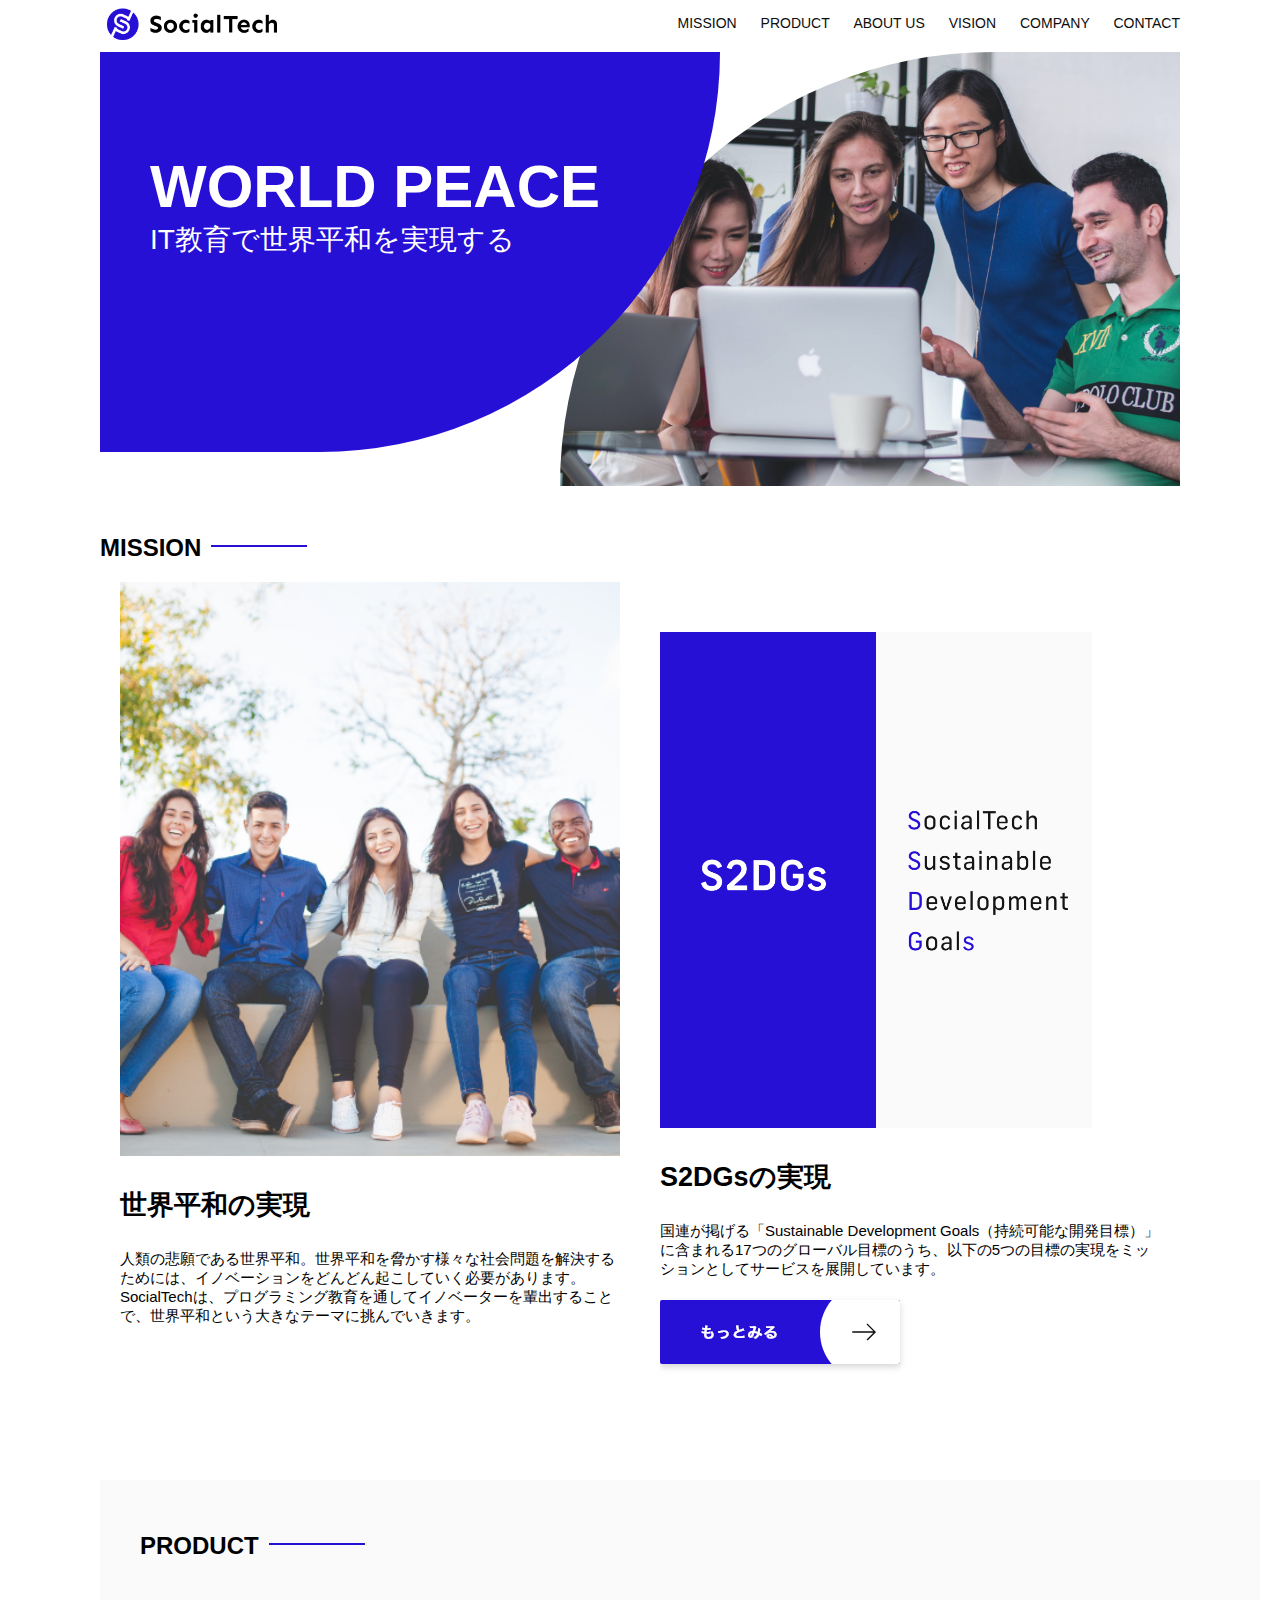
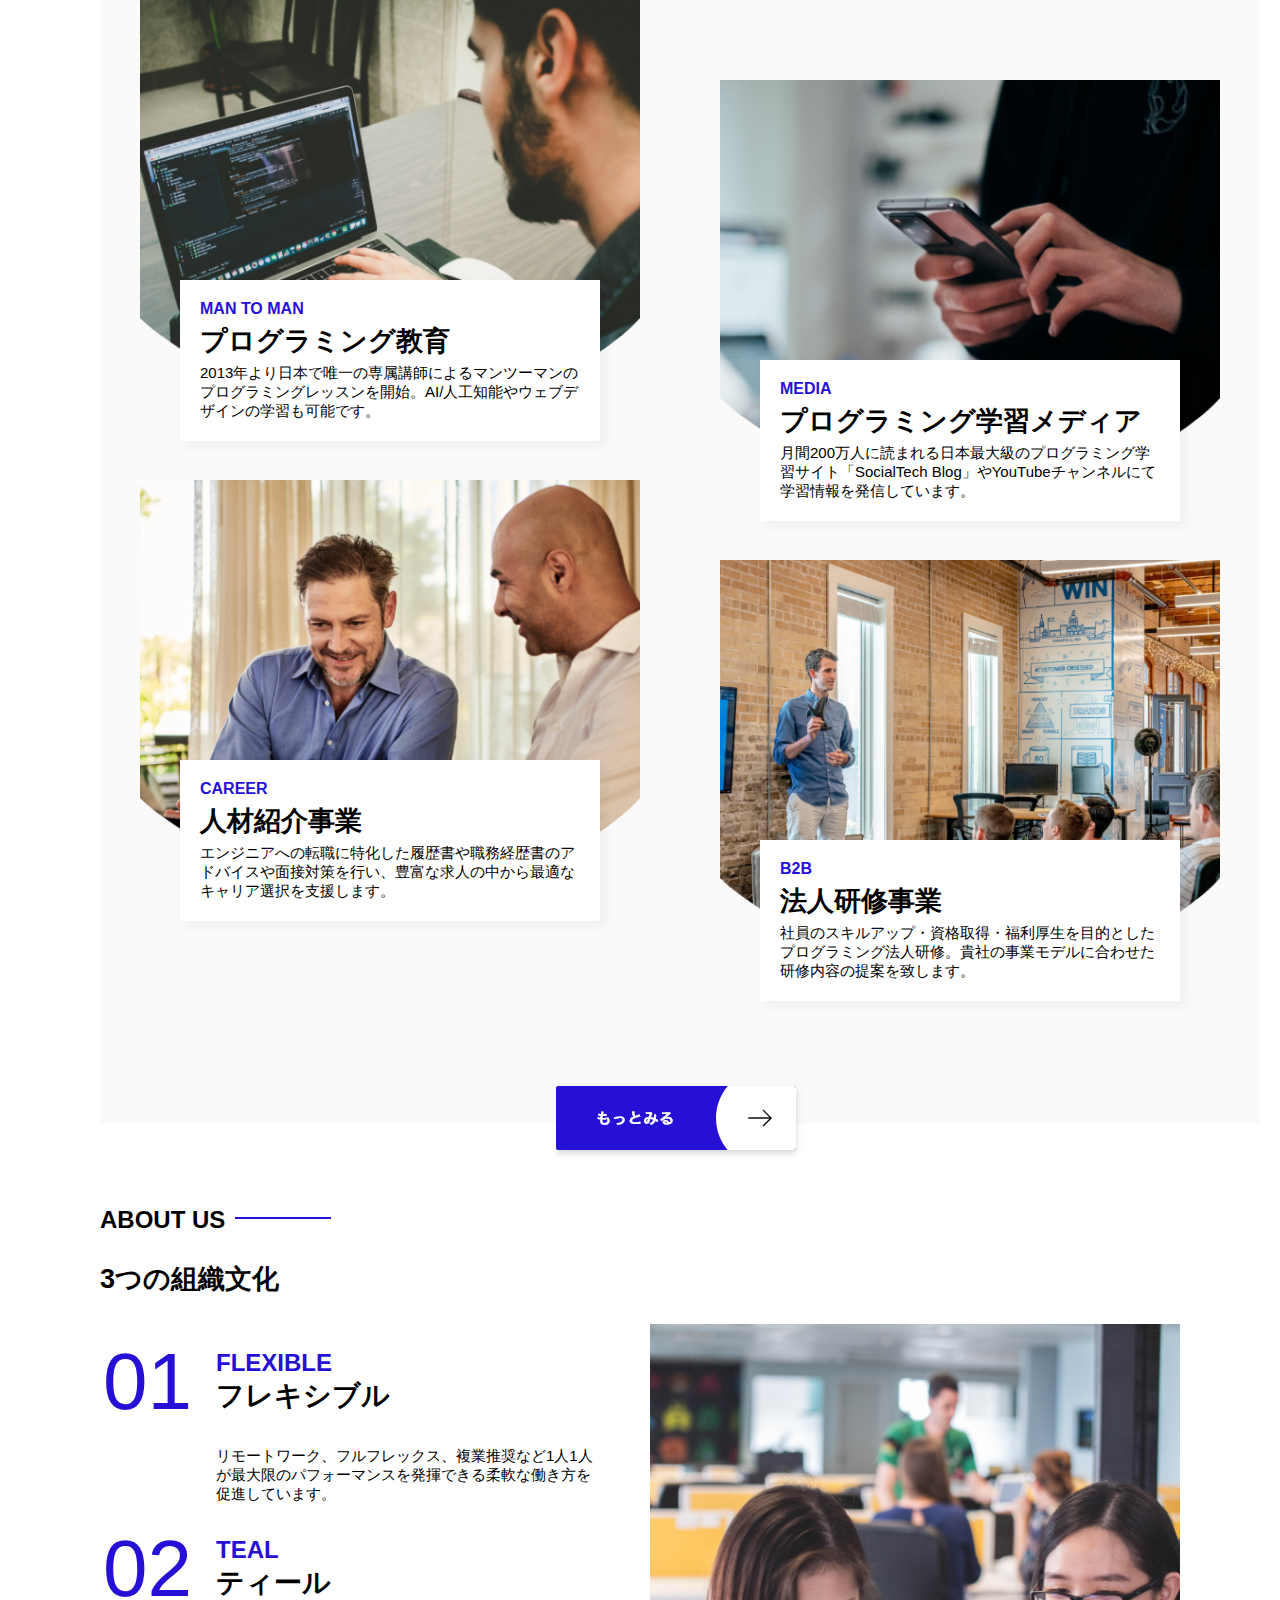
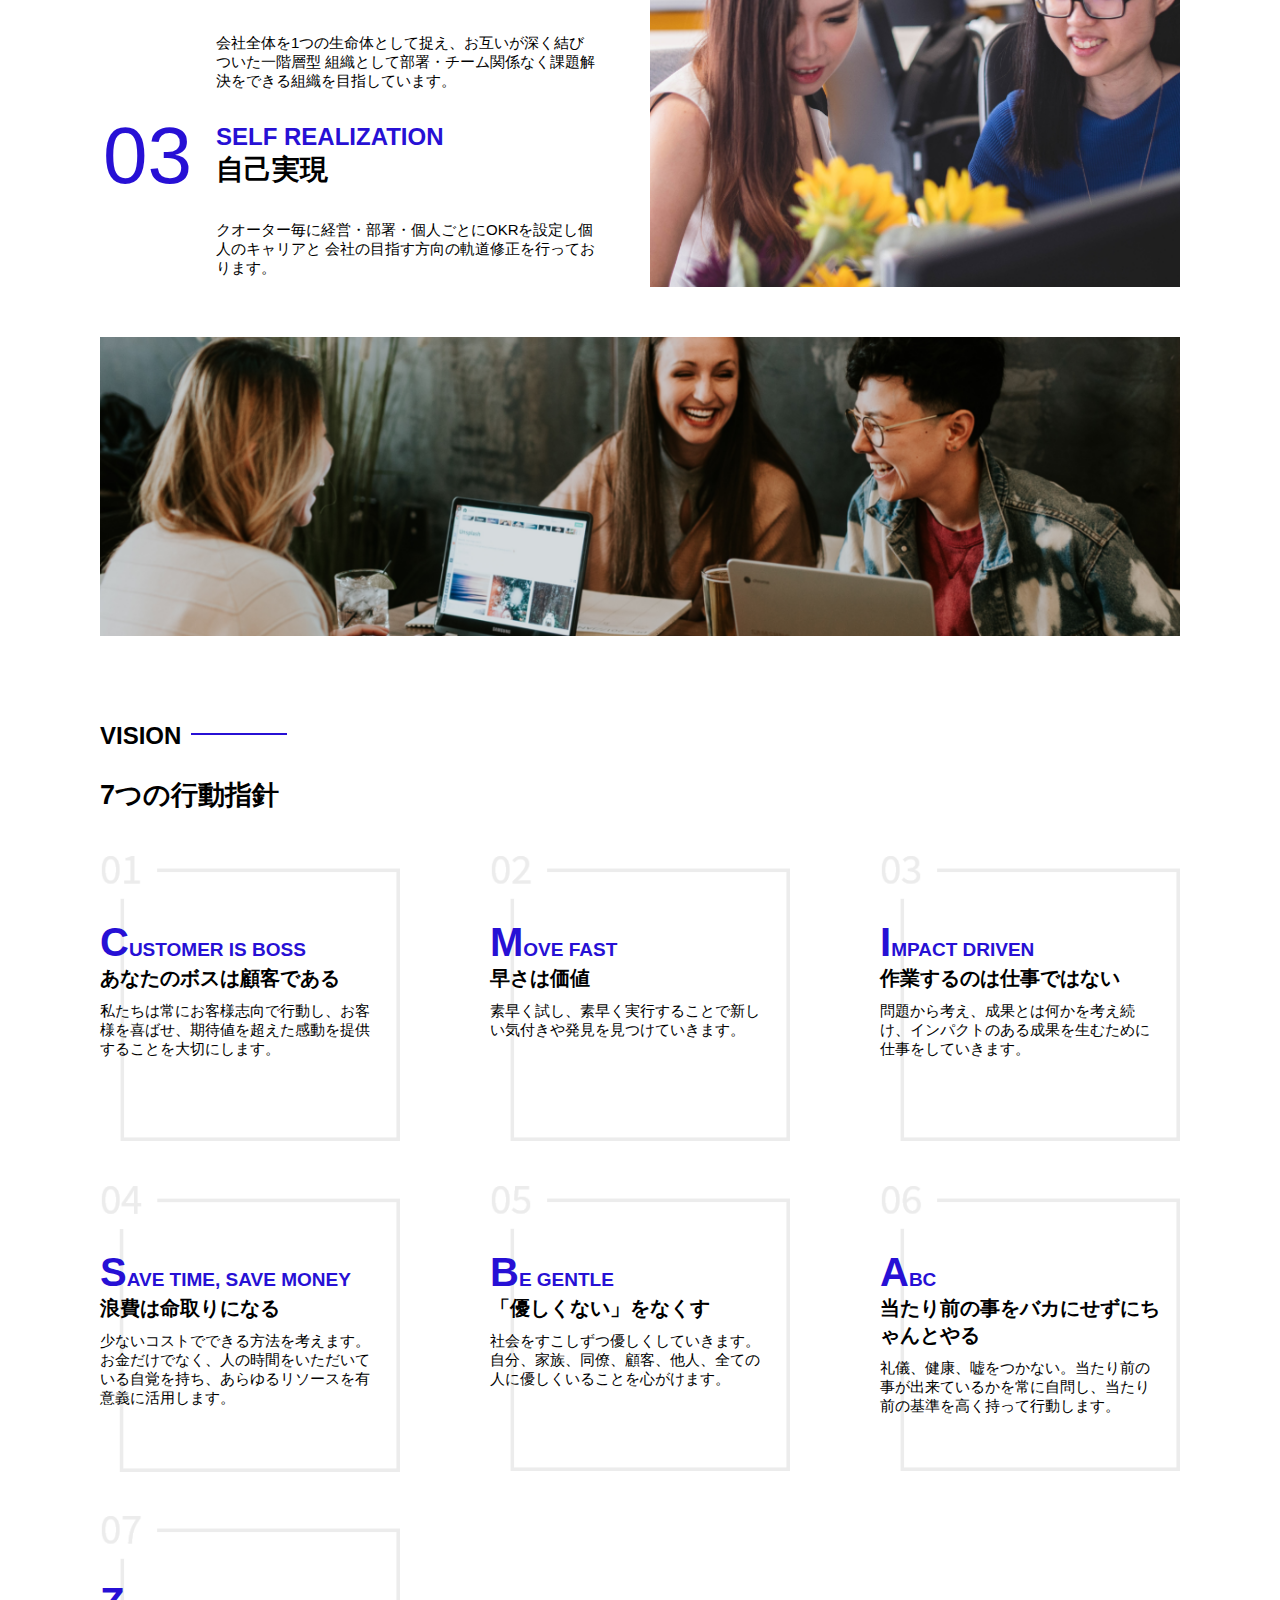
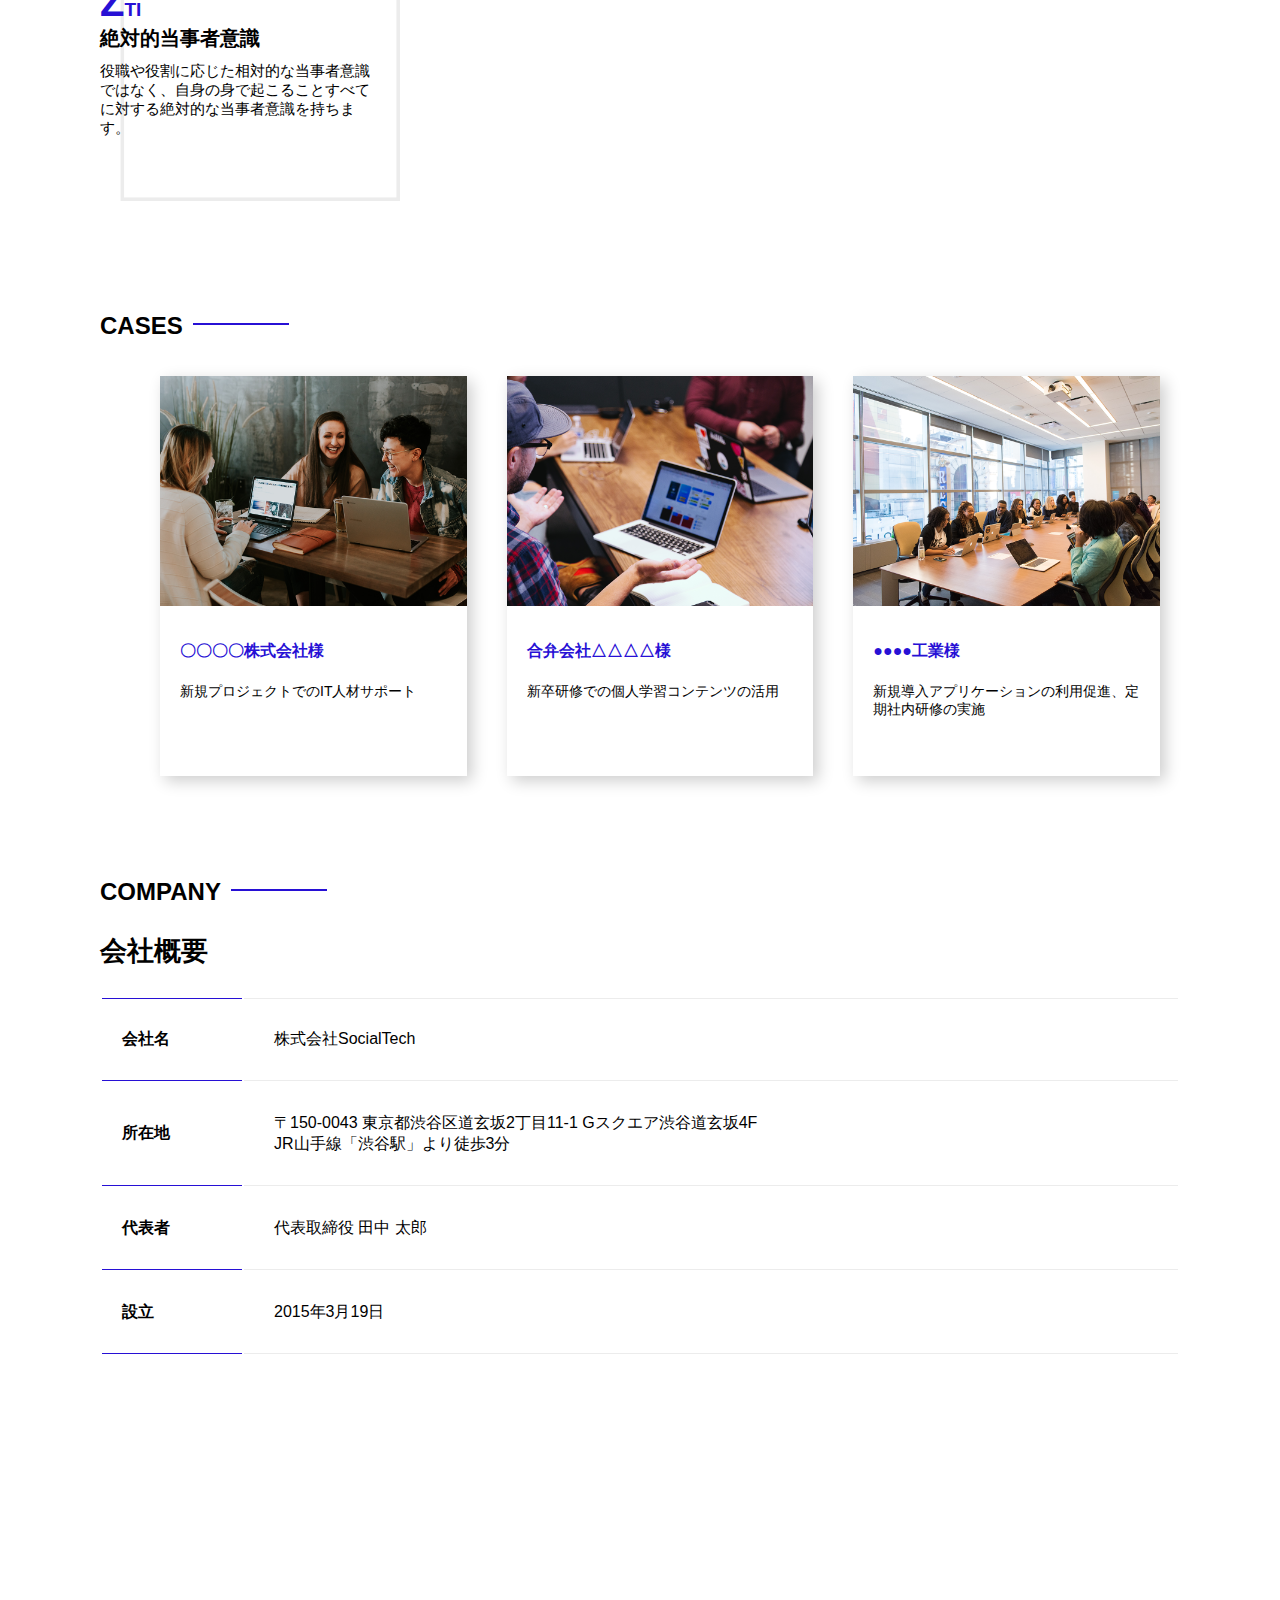
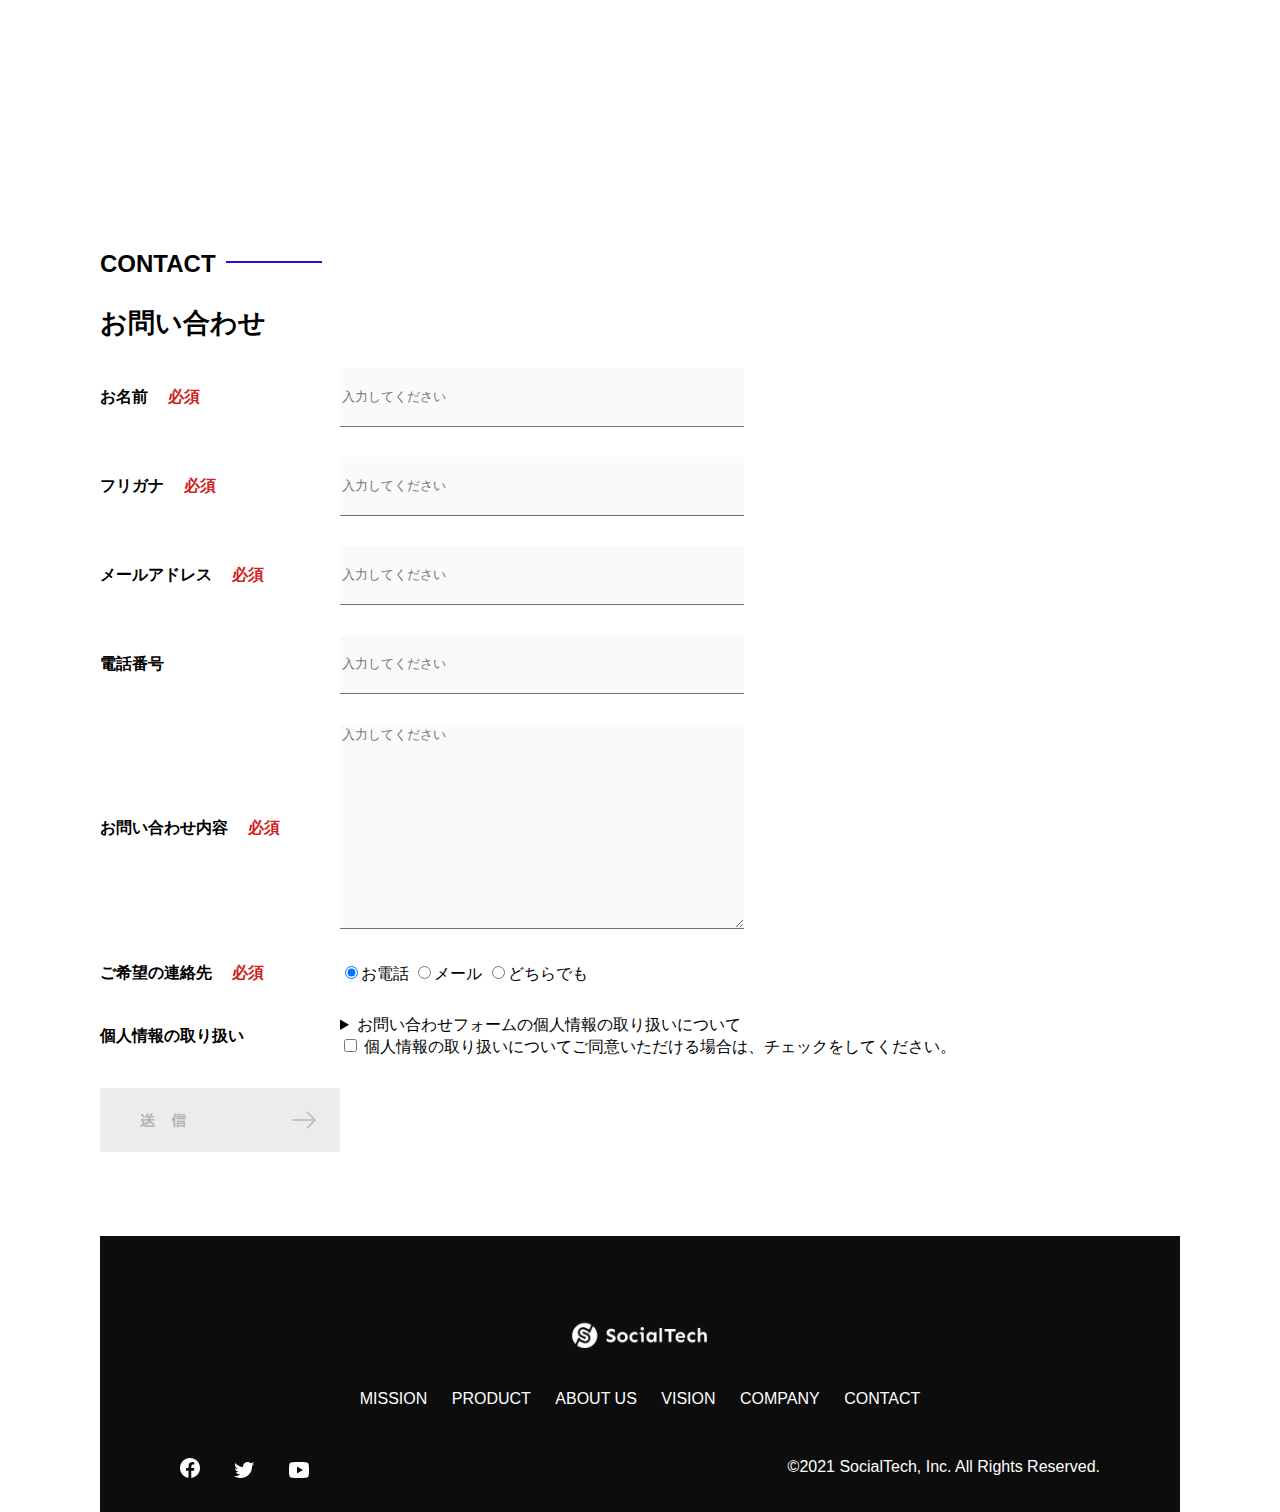
<file: kadai_012/index.html>
<!DOCTYPE html>
<html>
  <head>
    <title>SocialTech</title>
    <meta charset="UTF-8" />
    <meta
      name="description"
      content="SocialTechはEdTech業界のリーディングカンパニーを目指します。"
    />
    <meta name="viewport" content="width=device-width, initial-scale=1.0" />
    <link rel="stylesheet" href="style.css" />
  </head>
  <body>
    <!-- ヘッダー -->
    <header>
      <!-- ロゴ -->
      <a href="index.html" id="logo"
        ><img src="images/logo.png" alt="トップページに戻る"
      /></a>

      <!-- PC用ナビゲーション -->
      <nav id="nav-pc">
        <a href="mission.html">MISSION</a>
        <a href="product.html">PRODUCT</a>
        <a href="index.html#aboutus">ABOUT US</a>
        <a href="index.html#vision">VISION</a>
        <a href="index.html#company">COMPANY</a>
        <a href="index.html#contact">CONTACT</a>
      </nav>
    </header>
    <main>
      <article>
        <!-- メインビジュアル -->
        <section id="main-visual">
          <div id="main-message">
            <h1>WORLD PEACE</h1>
            <p>IT教育で世界平和を実現する</p>
          </div>
          <img
            src="images/index/index-main.png"
            alt="PCの周りに集まる多国籍の仲間たち"
          />
        </section>
        <!--ミッション-->
        <section id="mission">
          <h2 class="index-h2">MISSION</h2>
          <div id="mission-flex">
            <div>
              <img
                id="mission-photo"
                src="images/index/index-mission.png"
                alt="屋外のベンチで写真を撮影する多国籍の仲間たち"
              />
              <h3>世界平和の実現</h3>
              <p>
                人類の悲願である世界平和。世界平和を脅かす様々な社会問題を解決するためには、イノベーションをどんどん起こしていく必要があります。SocialTechは、プログラミング教育を通してイノベーターを輩出することで、世界平和という大きなテーマに挑んでいきます。
              </p>
            </div>
            <div>
              <img id="s2dgs" src="images/index/s2dgs.png" alt="S2DGs" />
              <h3>S2DGsの実現</h3>
              <p>
                国連が掲げる「Sustainable Development
                Goals（持続可能な開発目標）」に含まれる17つのグローバル目標のうち、以下の5つの目標の実現をミッションとしてサービスを展開しています。
              </p>
              <a href="mission.html">
                <img src="images/button-more.png" alt="もっとみる" />
              </a>
            </div>
          </div>
        </section>
        <!-- プロダクト -->
        <section id="product">
          <h2 class="index-h2">PRODUCT</h2>
          <div>
            <div id="product-left">
              <div>
                <img
                  class="product-photo"
                  src="images/index/index-mantoman.png"
                  alt="PCでコードを書く男性"
                />
                <div class="product-explain">
                  <span>MAN TO MAN</span>
                  <h3>プログラミング教育</h3>
                  <p>
                    2013年より日本で唯一の専属講師によるマンツーマンのプログラミングレッスンを開始。AI/人工知能やウェブデザインの学習も可能です。
                  </p>
                </div>
              </div>
              <div>
                <img
                  class="product-photo"
                  src="images/index/index-career.png"
                  alt="笑顔で話し合う2人の男性"
                />
                <div class="product-explain">
                  <span>CAREER</span>
                  <h3>人材紹介事業</h3>
                  <p>
                    エンジニアへの転職に特化した履歴書や職務経歴書のアドバイスや面接対策を行い、豊富な求人の中から最適なキャリア選択を支援します。
                  </p>
                </div>
              </div>
            </div>
            <div id="product-right">
              <div>
                <img
                  class="product-photo"
                  src="images/index/index-media.png"
                  alt="スマートフォンを操作する人"
                />
                <div class="product-explain">
                  <span>MEDIA</span>
                  <h3>プログラミング学習メディア</h3>
                  <p>
                    月間200万人に読まれる日本最大級のプログラミング学習サイト「SocialTech
                    Blog」やYouTubeチャンネルにて学習情報を発信しています。
                  </p>
                </div>
              </div>
              <div>
                <img
                  class="product-photo"
                  src="images/index/index-b2b.png"
                  alt="講演中の男性とそれを聴く人々"
                />
                <div class="product-explain">
                  <span>B2B</span>
                  <h3>法人研修事業</h3>
                  <p>
                    社員のスキルアップ・資格取得・福利厚生を目的としたプログラミング法人研修。貴社の事業モデルに合わせた研修内容の提案を致します。
                  </p>
                </div>
              </div>
            </div>
          </div>
          <div>
            <a id="product-more" href="product.html">
              <img src="images/button-more.png" alt="もっとみる" />
            </a>
          </div>
        </section>
        <!---ABOUT US-->
        <section id="aboutus">
          <h2 class="index-h2">ABOUT US</h2>
          <h3>3つの組織文化</h3>
          <div>
            <table class="culture-table">
              <tr>
                <td>
                  <span class="culture-num">01</span>
                </td>
                <td>
                  <span class="culture-en">FLEXIBLE</span>
                  <span class="culture-jp">フレキシブル</span>
                </td>
              </tr>
              <tr>
                <td>
                  <!--空のセル-->
                </td>
                <td>
                  <p class="culture-description">
                    リモートワーク、フルフレックス、複業推奨など1人1人が最大限のパフォーマンスを発揮できる柔軟な働き方を促進しています。
                  </p>
                </td>
              </tr>
              <tr>
                <td>
                  <span class="culture-num">02</span>
                </td>
                <td>
                  <span class="culture-en">TEAL</span>
                  <span class="culture-jp">ティール</span>
                </td>
              </tr>
              <tr>
                <td>
                  <!--空のセル-->
                </td>
                <td>
                  <p class="culture-description">
                    会社全体を1つの生命体として捉え、お互いが深く結びついた一階層型
                    組織として部署・チーム関係なく課題解決をできる組織を目指しています。
                  </p>
                </td>
              </tr>
              <tr>
                <td>
                  <span class="culture-num">03</span>
                </td>
                <td>
                  <span class="culture-en">SELF REALIZATION</span>
                  <span class="culture-jp">自己実現</span>
                </td>
              </tr>
              <tr>
                <td>
                  <!--空のセル-->
                </td>
                <td>
                  <p class="culture-description">
                    クオーター毎に経営・部署・個人ごとにOKRを設定し個人のキャリアと
                    会社の目指す方向の軌道修正を行っております。
                  </p>
                </td>
              </tr>
            </table>
            <img
              class="culture-img"
              src="images/index/index-aboutus1.png"
              alt="笑顔で話し合う2人の女性"
            />
          </div>
          <img
            class="culture-img2"
            src="images/index/index-aboutus2.png"
            alt="笑顔で話し合う3人の男女"
          />
        </section>
        <!-- VISION -->
        <section id="vision">
          <h2 class="index-h2">VISION</h2>
          <h3>7つの行動指針</h3>
          <div>
            <div class="vision-box">
              <img src="images/index/vision-01.png" alt="01" />
              <span>
                <h4>CUSTOMER IS BOSS</h4>
                <h5>あなたのボスは顧客である</h5>
                <p>
                  私たちは常にお客様志向で行動し、お客様を喜ばせ、期待値を超えた感動を提供することを大切にします。
                </p>
              </span>
            </div>
            <div class="vision-box">
              <img src="images/index/vision-02.png" alt="02" />
              <span>
                <h4>MOVE FAST</h4>
                <h5>早さは価値</h5>
                <p>
                  素早く試し、素早く実行することで新しい気付きや発見を見つけていきます。
                </p>
              </span>
            </div>
            <div class="vision-box">
              <img src="images/index/vision-03.png" alt="03" />
              <span>
                <h4>IMPACT DRIVEN</h4>
                <h5>作業するのは仕事ではない</h5>
                <p>
                  問題から考え、成果とは何かを考え続け、インパクトのある成果を生むために仕事をしていきます。
                </p>
              </span>
            </div>
            <div class="vision-box">
              <img src="images/index/vision-04.png" alt="04" />
              <span>
                <h4>SAVE TIME, SAVE MONEY</h4>
                <h5>浪費は命取りになる</h5>
                <p>
                  少ないコストでできる方法を考えます。お金だけでなく、人の時間をいただいている自覚を持ち、あらゆるリソースを有意義に活用します。
                </p>
              </span>
            </div>
            <div class="vision-box">
              <img src="images/index/vision-05.png" alt="05" />
              <span>
                <h4>BE GENTLE</h4>
                <h5>「優しくない」をなくす</h5>
                <p>
                  社会をすこしずつ優しくしていきます。自分、家族、同僚、顧客、他人、全ての人に優しくいることを心がけます。
                </p>
              </span>
            </div>
            <div class="vision-box">
              <img src="images/index/vision-06.png" alt="06" />
              <span>
                <h4>ABC</h4>
                <h5>当たり前の事をバカにせずにちゃんとやる</h5>
                <p>
                  礼儀、健康、嘘をつかない。当たり前の事が出来ているかを常に自問し、当たり前の基準を高く持って行動します。
                </p>
              </span>
            </div>
            <div class="vision-box">
              <img src="images/index/vision-07.png" alt="07" />
              <span>
                <h4>ZTI</h4>
                <h5>絶対的当事者意識</h5>
                <p>
                  役職や役割に応じた相対的な当事者意識ではなく、自身の身で起こることすべてに対する絶対的な当事者意識を持ちます。
                </p>
              </span>
            </div>
          </div>
        </section>
        <!-- CASES -->
        <section id="cases">
          <h2 class="index-h2">CASES</h2>
          <!-- 事例1 -->
          <ul>
            <li class="case-card">
              <img class="case-img" src="images/index/case-1.png" alt="仲良く語り合う3人">
              <div class="case-info">
                <h4 class="case-name">〇〇〇〇株式会社様</h4>
                <p class="case-content">新規プロジェクトでのIT人材サポート</p>
              </div>
            </li>
          <!-- 事例2 -->
            <li class="case-card">
              <img class="case-img" src="images/index/case-2.png" alt="PCでコンテンツを見る">
              <div class="case-info">
                <h4 class="case-name">合弁会社△△△△様</h4>
                <p class="case-content">新卒研修での個人学習コンテンツの活用</p>
              </div>
            </li>
          <!-- 事例3 -->
            <li class="case-card">
              <img class="case-img" src="images/index/case-3.png" alt="社内研修中の会議室">
              <div class="case-info">
                <h4 class="case-name">●●●●工業様</h4>
                <p class="case-content">新規導入アプリケーションの利用促進、定期社内研修の実施</p>
              </div>
            </li>
          </ul>
        </section>
        <!-- COMPANY -->
        <section id="company">
          <h2 class="index-h2">COMPANY</h2>
          <h3>会社概要</h3>
          <table id="company-table">
            <tr>
              <th class="tableheader-first">会社名</th>
              <td class="cell-first">株式会社SocialTech</td>
            </tr>
            <tr>
              <th class="tableheader">所在地</th>
              <td class="cell">
                〒150-0043 東京都渋谷区道玄坂2丁目11-1 Gスクエア渋谷道玄坂4F<br />JR山手線「渋谷駅」より徒歩3分
              </td>
            </tr>
            <tr>
              <th class="tableheader">代表者</th>
              <td class="cell">代表取締役 田中 太郎</td>
            </tr>
            <tr>
              <th class="tableheader">設立</th>
              <td class="cell">2015年3月19日</td>
            </tr>
          </table>
          <iframe
            src="https://www.google.com/maps/embed?pb=!1m18!1m12!1m3!1d3241.7759544892483!2d139.69399665123464!3d35.65789123876098!2m3!1f0!2f0!3f0!3m2!1i1024!2i768!4f13.1!3m3!1m2!1s0x60188caa0042e8d1%3A0xba130bea826a7aa2!2z44CSMTUwLTAwNDMg5p2x5Lqs6YO95riL6LC35Yy66YGT546E5Z2C77yS5LiB55uu77yR77yR4oiS77yR!5e0!3m2!1sja!2sjp!4v1636872991912!5m2!1sja!2sjp"
            style="border: 0"
            allowfullscreen=""
            loading="lazy"
          >
          </iframe>
        </section>
        <!-- お問い合わせフォーム -->
        <section id="contact">
          <h2 class="index-h2">CONTACT</h2>
          <h3>お問い合わせ</h3>
          <form>
            <div>
              <div class="contact-heading">
                <label class="contact-label"
                  >お名前<span class="contact-span">必須</span></label
                >
              </div>
              <div class="contact-form">
                <input
                  type="text"
                  name="name"
                  placeholder="入力してください"
                  class="contact-textbox"
                />
              </div>
            </div>
            <div>
              <div class="contact-heading">
                <label class="contact-label"
                  >フリガナ<span class="contact-span">必須</span></label
                >
              </div>
              <div>
                <input
                  type="text"
                  name="hurigana"
                  placeholder="入力してください"
                  class="contact-textbox"
                />
              </div>
            </div>
            <div>
              <div class="contact-heading">
                <label class="contact-label"
                  >メールアドレス<span class="contact-span">必須</span></label
                >
              </div>
              <div>
                <input
                  type="text"
                  name="email"
                  placeholder="入力してください"
                  class="contact-textbox"
                />
              </div>
            </div>
            <div>
              <div class="contact-heading">
                <label class="contact-label">電話番号</label>
              </div>
              <div>
                <input
                  type="text"
                  name="tel"
                  placeholder="入力してください"
                  class="contact-textbox"
                />
              </div>
            </div>
            <div>
              <div class="contact-heading">
                <label class="contact-label"
                  >お問い合わせ内容<span class="contact-span">必須</span></label
                >
              </div>
              <div>
                <textarea
                  class="contact-textarea"
                  placeholder="入力してください"
                  name="message"
                ></textarea>
              </div>
            </div>
            <div>
              <div class="contact-heading">
                <label class="contact-label"
                  >ご希望の連絡先<span class="contact-span">必須</span></label
                >
              </div>
              <div>
                <input
                  class="radiobutton"
                  type="radio"
                  value="tel"
                  name="contact"
                  checked
                /><label>お電話</label>
                <input
                  class="radiobutton"
                  type="radio"
                  value="mail"
                  name="contact"
                /><label>メール</label>
                <input
                  class="radiobutton"
                  type="radio"
                  value="both"
                  name="contact"
                /><label>どちらでも</label>
              </div>
            </div>
            <div>
              <div class="contact-heading">
                <label class="contact-label">個人情報の取り扱い</label>
              </div>
              <div>
                <details>
                  <summary>
                    お問い合わせフォームの個人情報の取り扱いについて
                  </summary>
                  <div>
                    <span>１．組織の名称又は氏名</span><br />
                    株式会社SocialTech<br /><br />
                    <span
                      >２．個人情報保護管理者（若しくはその代理人）の氏名又は職名、所属及び連絡先
                      鈴木 一郎 コーポレート部</span
                    ><br />
                    メールアドレス：support@socialtech.net<br />
                    TEL：03-xxxx-xxxx<br />
                    <span>３．個人情報の利用目的</span><br />
                    ・本サービス及び本サービスに関連する情報の提供又はそれらに関する連絡のため<br />
                    ・ユーザーの本人確認のため<br />
                    ・当社サービスのご案内のため<br />
                    ・当社の商品等の広告または宣伝（電子メールによるものを含むものとします。）<br /><br />
                    <span>４．個人情報の取り扱い業務の委託</span><br />
                    個人情報の取扱業務の全部または一部を外部に業務委託する場合があります。<br />
                    その際、弊社は、個人情報を適切に保護できる管理体制を敷き実行していることを条件として<br />
                    委託先を厳選したうえで、機密保持契約を委託先と締結し、お客様の個人情報を厳密に管理させます。<br /><br />
                    <span>５．個人情報の開示等の請求</span><br />
                    お客様は、弊社に対してご自身の個人情報の開示等（利用目的の通知、開示、内容の訂正・追加・削除、利用の停止または消去、第三者への提供の停止）に関して、当社問合わせ窓口に申し出ることができます。<br />
                    その際、弊社はお客様ご本人を確認させていただいたうえで、合理的な期間内に対応いたします。<br /><br />
                    なお、個人情報に関する弊社問合わせ先は、次の通りです。<br /><br />
                    株式会社SocialTech　個人情報問合せ窓口<br />
                    〒150-0043　東京都渋谷区道玄坂2丁目11-1 Ｇスクエア渋谷道玄坂
                    4F<br />
                    メールアドレス：support@socialtech.net　TEL：03-xxxx-xxxx<br /><br />
                    <span>６．個人情報を提供されることの任意性について</span
                    ><br /><br />
                    お客様がご自身の個人情報を弊社に提供されるか否かは、お客様のご判断によりますが、もしご提供されない場合には、適切なサービスが提供できない場合がありますので予めご了承ください。
                  </div>
                </details>
                <input type="checkbox" name="agree" />
                <span
                  >個人情報の取り扱いについてご同意いただける場合は、チェックをしてください。</span
                >
              </div>
            </div>
            <input
              type="image"
              value="Submit"
              src="images/button-submit.png"
              alt="送信する"
            />
          </form>
        </section>
      </article>
      <footer>
        <div id="footer-logo">
          <img src="images/logo-sp.png" alt="SocialTech" />
        </div>
        <div id="footer-link">
          <a href="mission.html">MISSION</a>
          <a href="product.html">PRODUCT</a>
          <a href="index.html#aboutus">ABOUT US</a>
          <a href="index.html#vision">VISION</a>
          <a href="index.html#company">COMPANY</a>
          <a href="index.html#contact">CONTACT</a>
        </div>
        <div id="sns-footer">
          <a href="https://www.facebook.com/sejuku2013"
            ><img src="images/button-facebook.png" alt="Facebookのリンク"
          /></a>
          <a href="https://twitter.com/samuraijuku"
            ><img src="images/button-twitter.png" alt="Twitterのリンク"
          /></a>
          <a href="https://www.youtube.com/channel/UCCFOQO5aDK0xXam4cUQXT8g"
            ><img src="images/button-youtube.png" alt="YouTubeのリンク"
          /></a>
          <span id="copyright"
            >&copy;2021 SocialTech, Inc. All Rights Reserved.
          </span>
        </div>
      </footer>
    </main>
  </body>
</html>
</file>
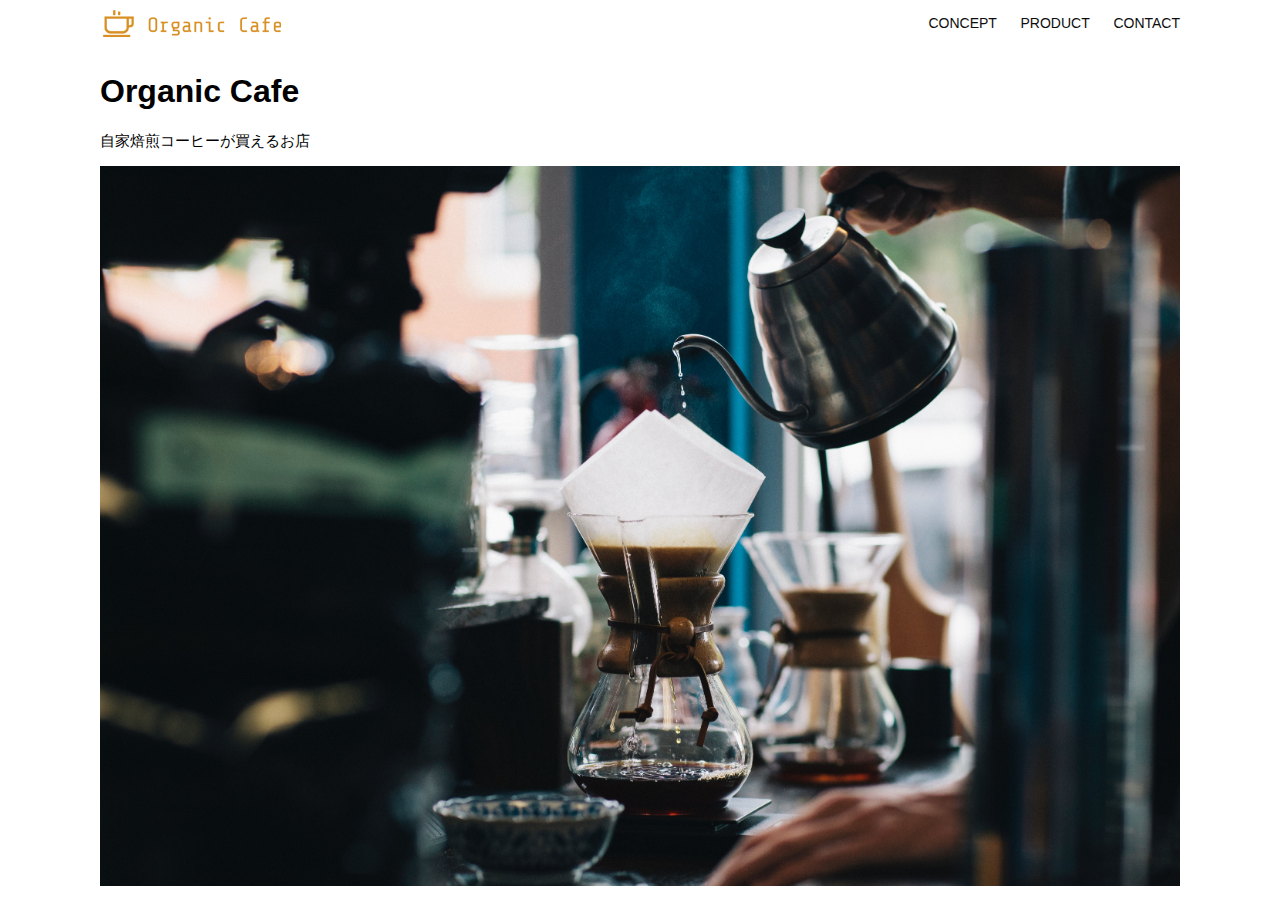
<file: kadai_013/index.html>
<!DOCTYPE html>
<html>
  <head>
    <title>Organic Cafe</title>
    <meta charset="UTF-8" />
    <meta
      name="description"
      content="自家焙煎のコーヒーがお家で楽しめるOrganic Cafe"
    />
    <meta name="viewport" content="width=device-width, initial-scale=1.0" />
    <link rel="stylesheet" href="style.css" />
  </head>
  <body>
    <!-- ヘッダー -->
    <header>
      <!-- ロゴ -->
      <a href="index.html" id="logo"
        ><img src="images/logo.png" alt="トップページに戻る"
      /></a>

      <!-- PC用ナビゲーション -->
      <nav id="nav-pc">
        <a href="index.html#concept">CONCEPT</a>
        <a href="index.html#product">PRODUCT</a>
        <a href="index.html#contact">CONTACT</a>
      </nav>
      <!-- スマホ用メニューボタン -->
      <img id="menu-sp" src="images/button-menu.png" alt="ナビゲーションを開く" onclick="document.getElementById('nav-sp').style.display = 'block'">
      <!-- スマホ用ナビゲーション -->
      <nav id="nav-sp">
        <img id="close" src="images/button-close.png" alt="ナビゲーションを閉じる" onclick="document.getElementById('nav-sp').style.display = 'none'">
        <a id="logo-sp" href="index.html" onclick="document.getElementById('nav-sp').style.display = 'none'"><img src="images/logo-sp.png" alt="トップページに戻る"></a>
        <a class="menu" href="index.html#concept" onclick="document.getElementById('nav-sp').style.display = 'none'">CONCEPT</a>
        <a class="menu" href="index.html#product" onclick="document.getElementById('nav-sp').style.display = 'none'">PRODUCT</a>
        <a class="menu" href="index.html#contact" onclick="document.getElementById('nav-sp').style.display ='none'">CONTACT</a>


      </nav>
    </header>
    <main>
      <article>
        <!-- メインビジュアル -->
        <section id="main-visual">
          <div id="main-message">
            <h1>Organic Cafe</h1>
            <p>自家焙煎コーヒーが買えるお店</p>
          </div>
          <img
            src="images/main-image.jpg"
            alt="コーヒーをハンドドリップで淹れる画像"
          />
        </section>
      </article>
    </main>
  </body>
</html>
</file>
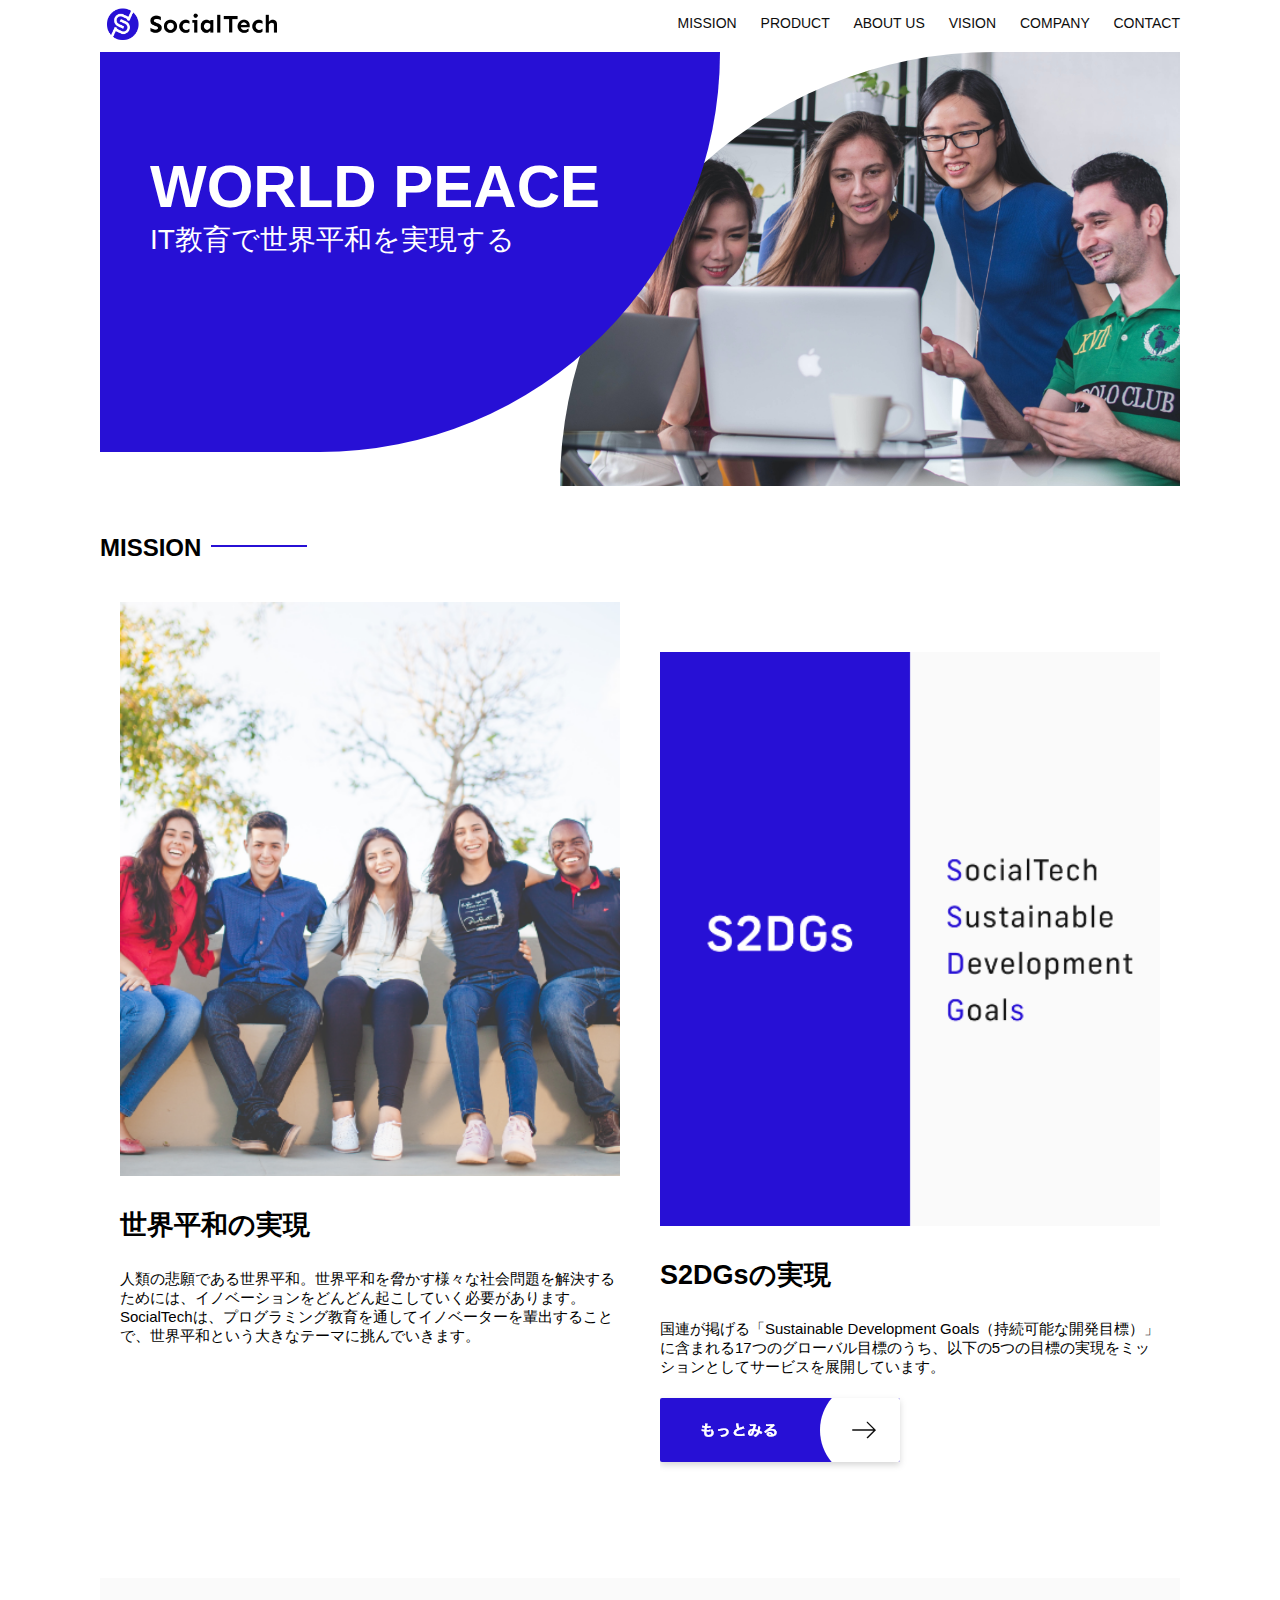
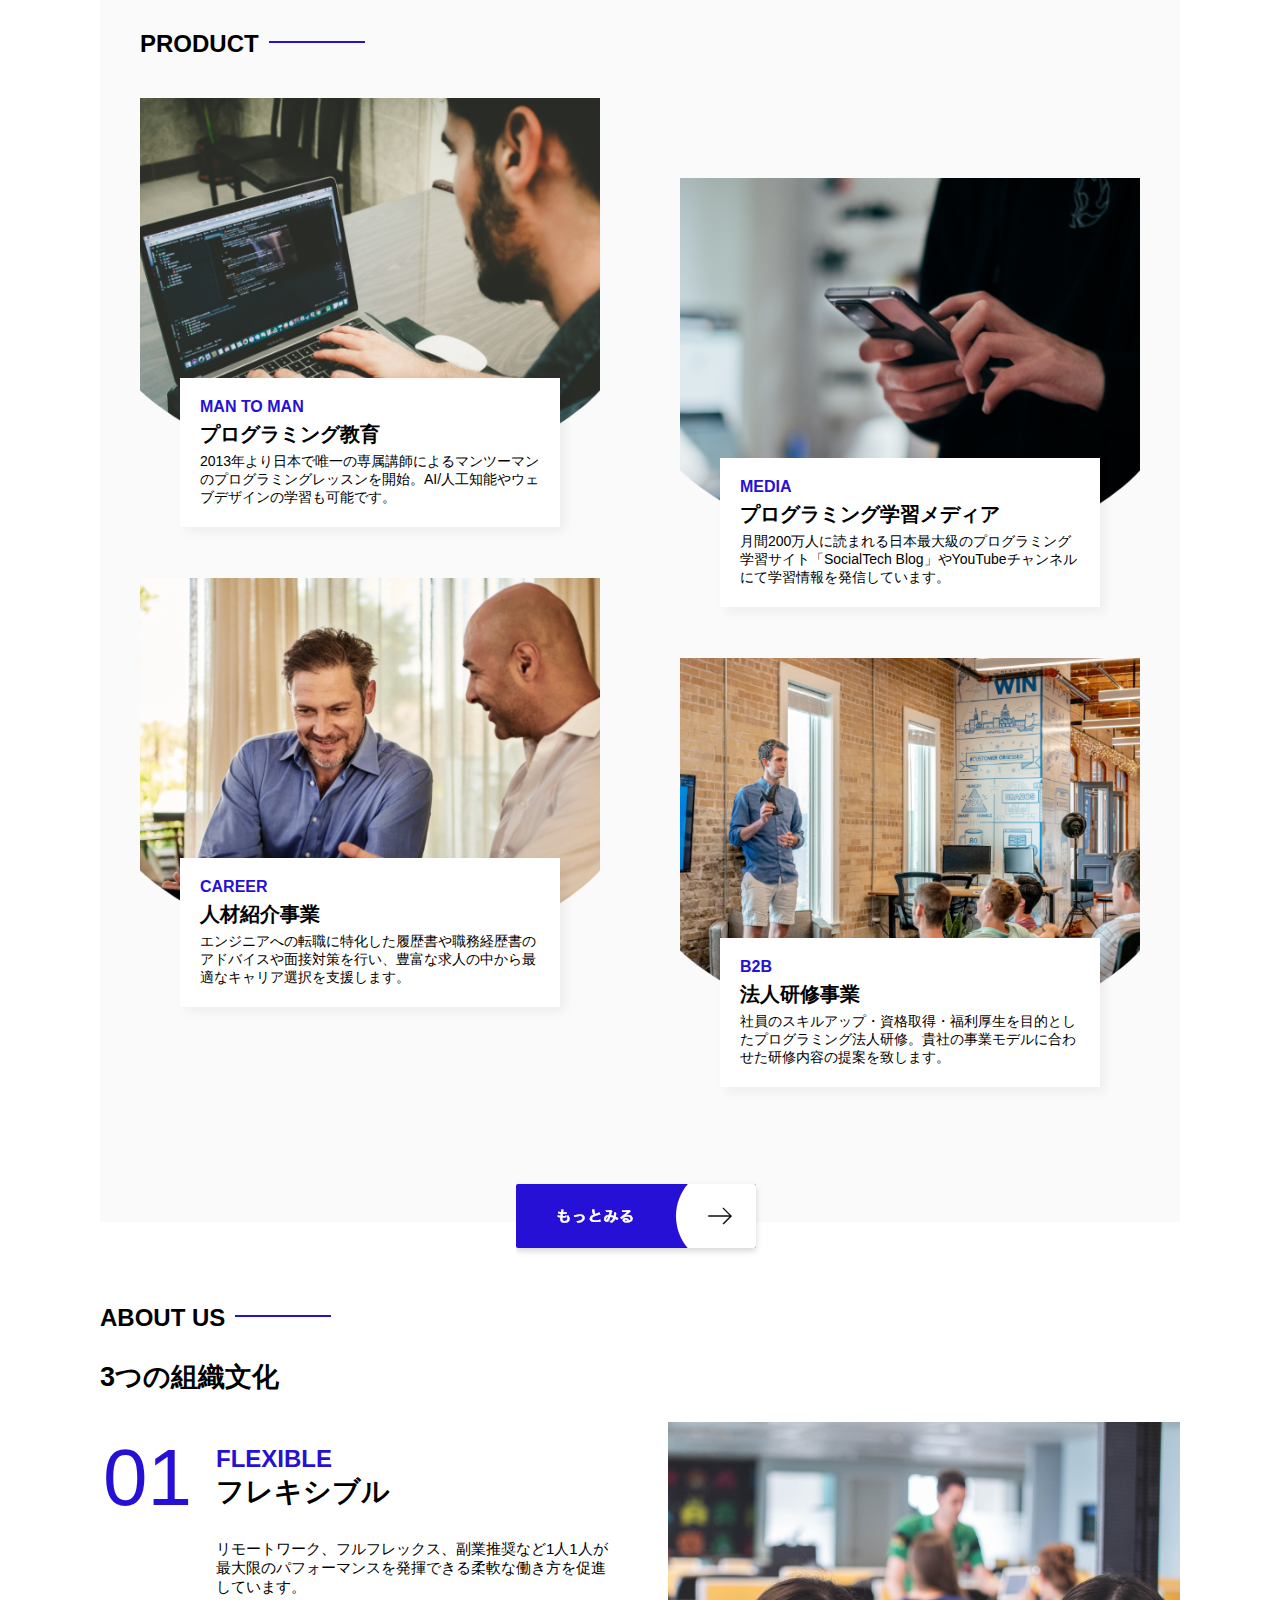
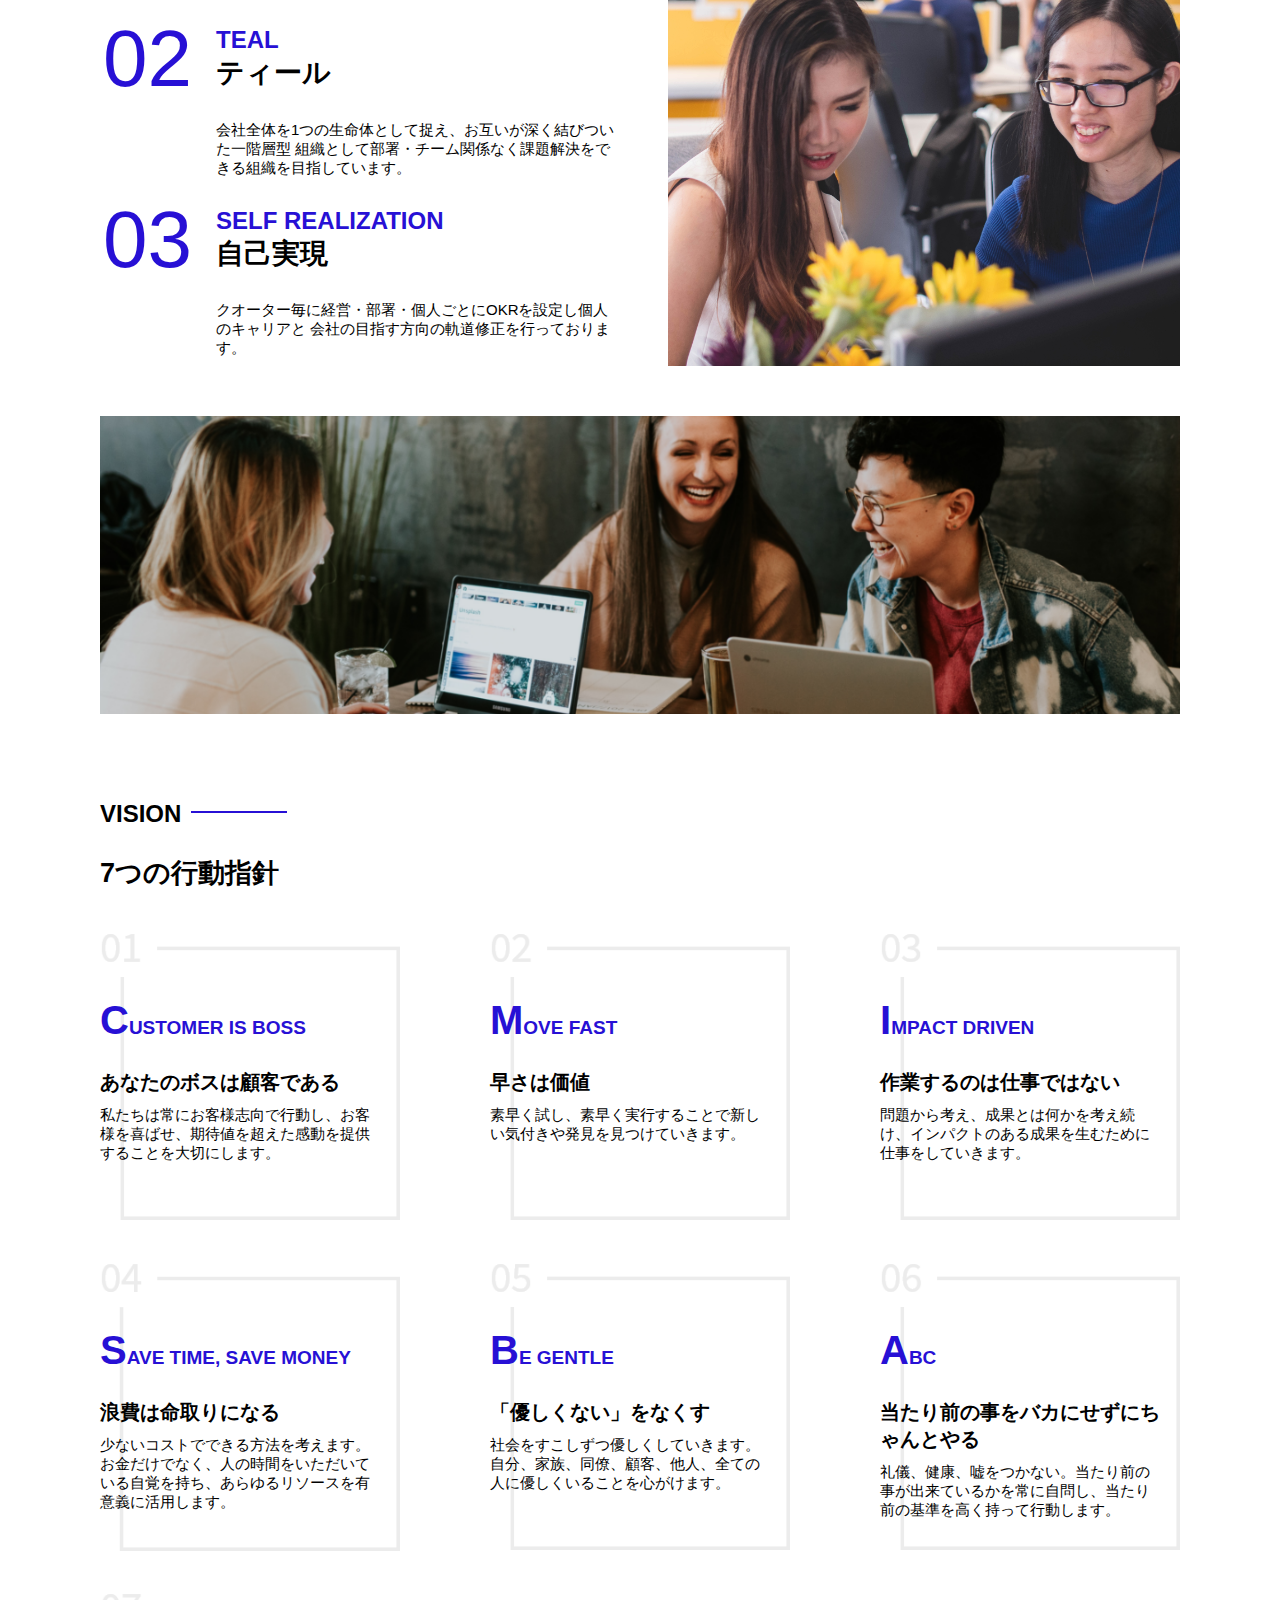
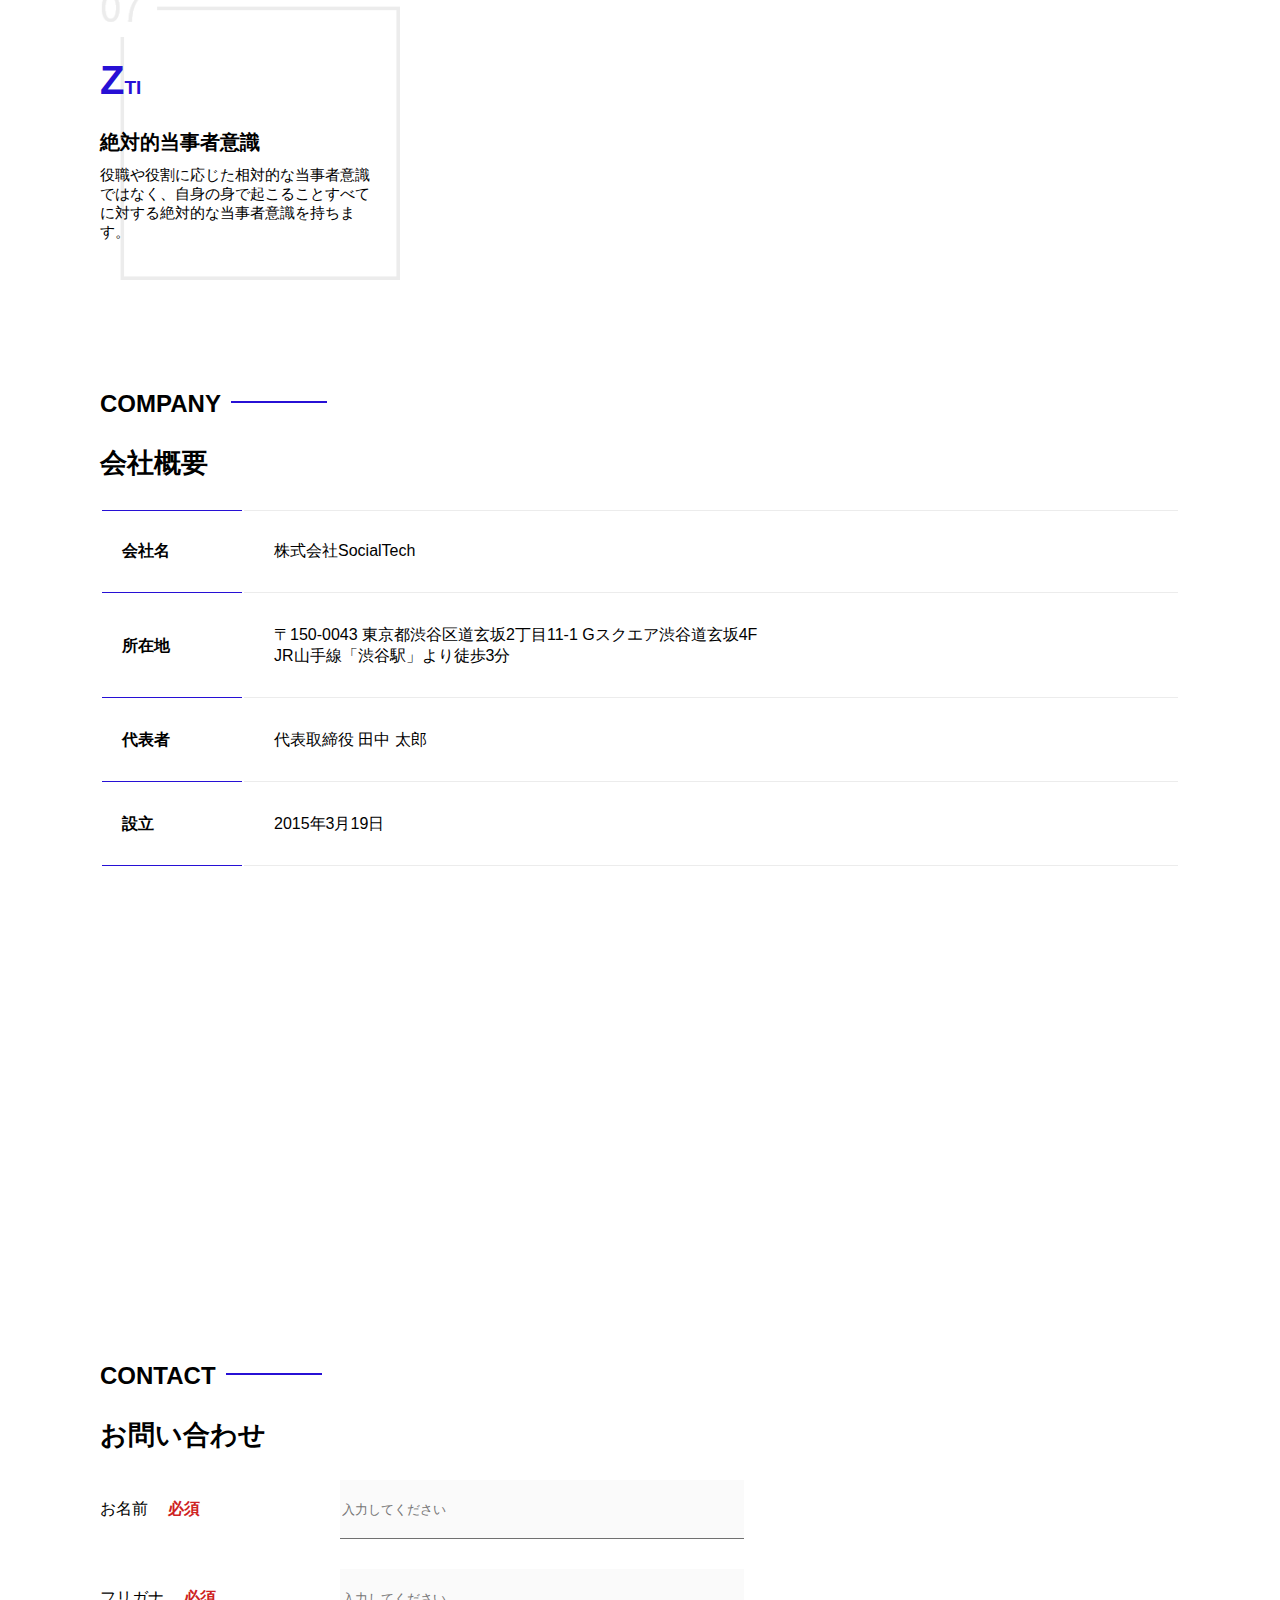
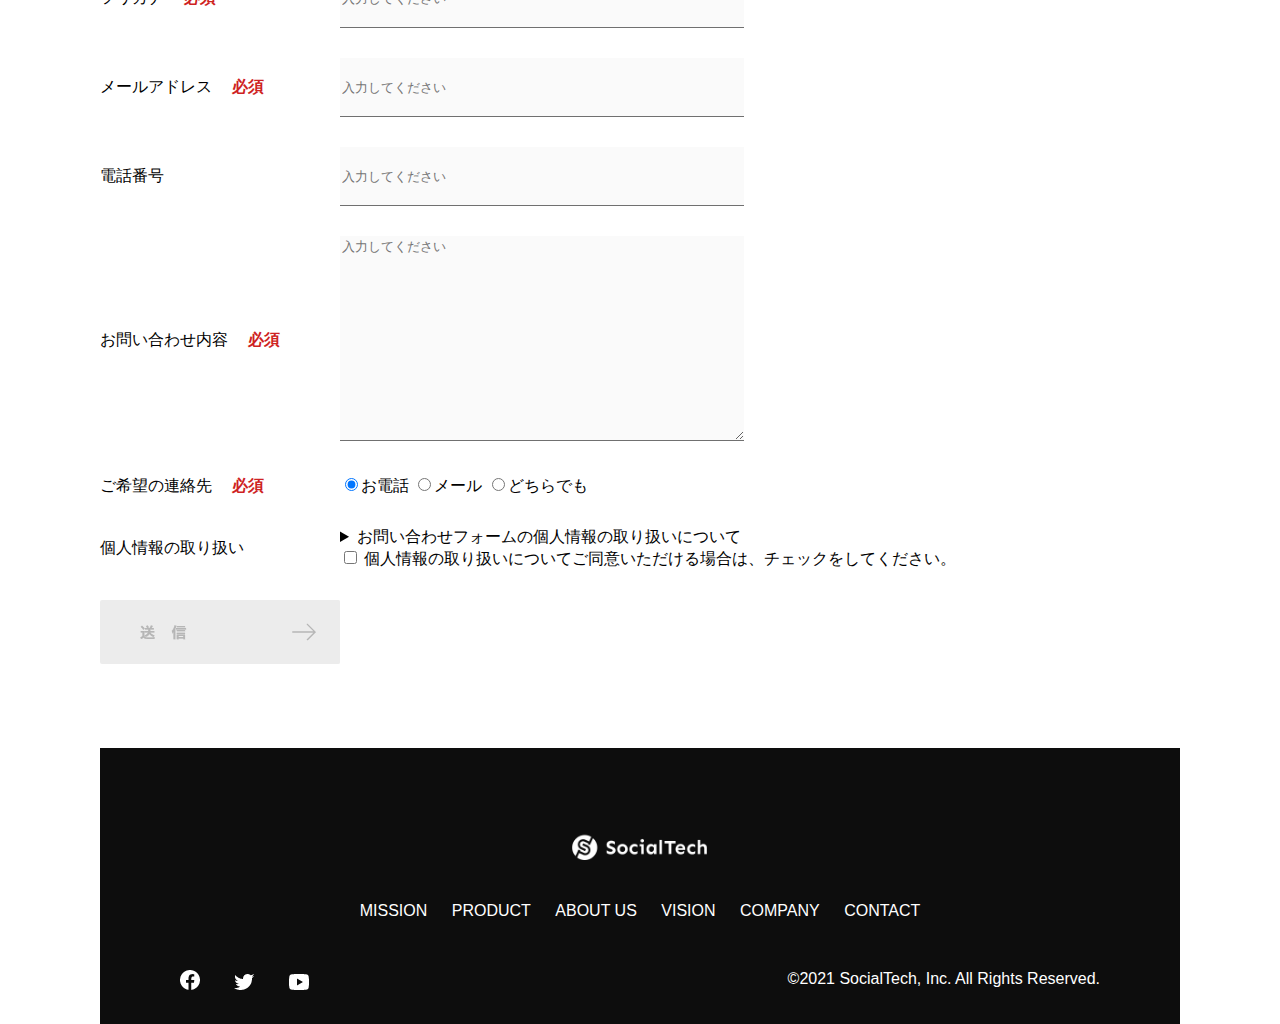
<file: kadai_tutorial_output/index.html>
<!DOCTYPE html>
<html>
  <head>
    <title>SocialTech</title>
    <meta charset="UTF-8">
    <meta name="description" content="SocialTechはEdTech業界のリーディングカンパニーを目指します。">
    <meta name="viewport" content="width=device-width, initial-scale=1.0">
    <link rel="stylesheet" href="style.css">
  </head>
  <body>
<!-- HEADER -->
    <header>
      <a href="index.html" id="logo"><img src="images/logo.png" alt="トップページに戻る"></a> 
      <!-- PC用ナビゲーション -->
      <nav id="nav-pc">
        <a href="mission.html">MISSION</a>
        <a href="product.html">PRODUCT</a>
        <a href="index.html#aboutus">ABOUT US</a>
        <a href="index.html#vision">VISION</a>
        <a href="index.html#company">COMPANY</a>
        <a href="index.html#contact">CONTACT</a>
      </nav>
      <!-- スマホ用メニューボタン -->
      <img id="menu-sp" src="images/button-menu.png" alt="ナビゲーションを開く" onclick="document.getElementById('nav-sp').style.display = 'block'">
      <!-- スマホ用ナビゲーション -->
      <nav id="nav-sp">
        <img id="close" src="images/button-close.png" alt="ナビゲーションを閉じる" onclick="document.getElementById('nav-sp').style.display = 'none'">
        <a id="logo-sp" href="index.html" onclick="document.getElementById('nav-sp').style.display = 'none'"><img src="images/logo-sp.png" alt="トップページに戻る"></a>
        <a class="menu" href="mission.html" onclick="document.getElementById('nav-sp').style.display = 'none'">MISSION</a>
        <a class="menu" href="product.html" onclick="document.getElementById('nav-sp').style.display = 'none'">PRODUCT</a>
        <a class="menu" href="index.html#aboutus" onclick="document.getElementById('nav-sp').style.display = 'none'">ABOUT US</a>
        <a class="menu" href="index.html#vision" onclick="document.getElementById('nav-sp').style.display = 'none'">VISION</a>
        <a class="menu" href="index.html#company" onclick="document.getElementById('nav-sp').style.display = 'none'">COMPANY</a>
        <a class="menu" href="index.html#contact" onclick="document.getElementById('nav-sp').style.display = 'none'">CONTACT</a>
        <div id="sns">
          <a href="https://www.facebook.com/sejuku2013"><img src="images/button-facebook.png" alt="Facebookのリンク"></a>
          <a href="https://twitter.com/samuraijuku"><img src="images/button-twitter.png" alt="Twitterのリンク"></a>
          <a href="https://www.youtube.com/channel/UCCFOQO5aDK0xXam4cUQXT8g"><img src="images/button-youtube.png" alt="YouTubeのリンク"></a>
        </div>
      </nav>
    </header>
    <main>
      <article>
<!-- MAIN VISUAL -->
        <section id="main-visual">
          <div id="main-message">
            <h1>WORLD PEACE</h1>
            <p>IT教育で世界平和を実現する</p>
          </div>
          <img src="images/index/index-main.png" alt="PCの周りに集まる多国籍の仲間たち">
        </section>

<!-- MISSION SECTION -->
        <section id="mission">
          <h2 class="index-h2">MISSION</h2>
          <div id="mission-flex">
            <div>
              <img id="mission-photo" src="images/index/index-mission.png" alt="屋外のベンチで写真を撮影する仲間たち">
              <h3>世界平和の実現</h3>
              <p>
                人類の悲願である世界平和。世界平和を脅かす様々な社会問題を解決するためには、イノベーションをどんどん起こしていく必要があります。SocialTechは、プログラミング教育を通してイノベーターを輩出することで、世界平和という大きなテーマに挑んでいきます。
              </p>
            </div>
            <div>
              <img id="s2dgs" src="images/index/s2dgs.png" alt="S2DGs">
              <h3>S2DGsの実現</h3>
              <p>国連が掲げる「Sustainable Development Goals（持続可能な開発目標）」に含まれる17つのグローバル目標のうち、以下の5つの目標の実現をミッションとしてサービスを展開しています。</p>
              <a href="mission.html">
                <img src="images/button-more.png" alt="もっとみる">
              </a>
            </div>
          </div>
        </section>

<!-- PRODUCT SECTION -->
        <section id="product">
          <h2 class="index-h2">PRODUCT</h2>
<!-- DIV CONTAINER -->
          <div>
<!-- LEFT DIV -->
            <div id="product-left">
              <div>
                <img class="product-photo" src="images/index/index-mantoman.png" alt="PCでコードを書く男性">
                <div class="product-explain">
                  <span>MAN TO MAN</span>
                  <h3>プログラミング教育</h3>
                  <p>2013年より日本で唯一の専属講師によるマンツーマンのプログラミングレッスンを開始。AI/人工知能やウェブデザインの学習も可能です。</p>
                </div>
              </div>
              <div>
                <img class="product-photo" src="images/index/index-career.png" alt="笑顔で話し合う2人の男性">
                <div class="product-explain">
                  <span>CAREER</span>
                  <h3>人材紹介事業</h3>
                  <p>エンジニアへの転職に特化した履歴書や職務経歴書のアドバイスや面接対策を行い、豊富な求人の中から最適なキャリア選択を支援します。</p>
                </div>
              </div>
            </div>
<!-- RIGHT DIV -->
            <div id="product-right">
              <div>
                <img class="product-photo" src="images/index/index-media.png" alt="スマートフォンを操作する人">
                <div class="product-explain">
                  <span>MEDIA</span>
                  <h3>プログラミング学習メディア</h3>
                  <p>月間200万人に読まれる日本最大級のプログラミング学習サイト「SocialTech Blog」やYouTubeチャンネルにて学習情報を発信しています。</p>
                </div>
              </div>
              <div>
                <img class="product-photo" src="images/index/index-b2b.png" alt="講演中の男性とそれを聴く人々">
                <div class="product-explain">
                  <span>B2B</span>
                  <h3>法人研修事業</h3>
                  <p>社員のスキルアップ・資格取得・福利厚生を目的としたプログラミング法人研修。貴社の事業モデルに合わせた研修内容の提案を致します。</p>
                </div>
              </div>
            </div>
          </div>
<!-- MORE -->
          <div>
            <a id="product-more" href="product.html"><img src="images/button-more.png" alt="もっとみる"></a>
          </div>
        </section>
<!-- ABOUT US SECTION -->
        <section id="aboutus">
          <h2 class="index-h2">ABOUT US</h2>
          <h3>3つの組織文化</h3>
          <div>
            <table class="culture-table">
              <!-- TABLE 1 -->
              <tr>
                <td>
                  <span class="culture-num">01</span>
                </td>
                <td>
                  <span class="culture-en">FLEXIBLE</span>
                  <span class="culture-jp">フレキシブル</span>
                </td>
              </tr>
              <tr>
                <td></td>
                <td>
                  <p class="culture-description">リモートワーク、フルフレックス、副業推奨など1人1人が最大限のパフォーマンスを発揮できる柔軟な働き方を促進しています。</p>
                </td>
              </tr>
               <!-- TABLE 2 -->
              <tr>
                <td>
                  <span class="culture-num">02</span>
                </td>
                <td>
                  <span class="culture-en">TEAL</span>
                  <span class="culture-jp">ティール</span>
                </td>
              </tr>
              <tr>
                <td></td>
                <td>
                  <p class="culture-description">会社全体を1つの生命体として捉え、お互いが深く結びついた一階層型
                    組織として部署・チーム関係なく課題解決をできる組織を目指しています。</p>
                </td>
              </tr>
               <!-- TABLE 3 -->
              <tr>
                <td>
                  <span class="culture-num">03</span>
                </td>
                <td>
                  <span class="culture-en">SELF REALIZATION</span>
                  <span class="culture-jp">自己実現</span>
                </td>
              </tr>
              <tr>
                <td></td>
                <td>
                  <p class="culture-description">クオーター毎に経営・部署・個人ごとにOKRを設定し個人のキャリアと
                    会社の目指す方向の軌道修正を行っております。</p>
                </td>
              </tr>
            </table>
            <img class="culture-img" src="images/index/index-aboutus1.png" alt="笑顔で話し合う2人の女性">
          </div>
          <img class="culture-img2" src="images/index/index-aboutus2.png" alt="笑顔で話し合う3人の男女">
        </section>
<!-- VISION SECTION -->
        <section id="vision">
          <h2 class="index-h2">VISION</h2>
          <h3>7つの行動指針</h3>
          <!-- container div -->
          <div>
            <!-- VISION 01 -->
            <div class="vision-box">
             <img src="images/index/vision-01.png" alt="01">
             <span>
              <h4>CUSTOMER IS BOSS</h4>
              <h5>あなたのボスは顧客である</h5>
              <p>私たちは常にお客様志向で行動し、お客様を喜ばせ、期待値を超えた感動を提供することを大切にします。</p>
             </span>
            </div>
            <!-- VISION 02 -->
            <div class="vision-box">
              <img src="images/index/vision-02.png" alt="02">
              <span>
               <h4>MOVE FAST</h4>
               <h5>早さは価値</h5>
               <p>素早く試し、素早く実行することで新しい気付きや発見を見つけていきます。</p>
              </span>
            </div>
             <!-- VISION 03 -->
             <div class="vision-box">
              <img src="images/index/vision-03.png" alt="03">
              <span>
               <h4>IMPACT DRIVEN</h4>
               <h5>作業するのは仕事ではない</h5>
               <p>問題から考え、成果とは何かを考え続け、インパクトのある成果を生むために仕事をしていきます。</p>
              </span>
             </div>
             <!-- VISION 04 -->
             <div class="vision-box">
              <img src="images/index/vision-04.png" alt="04">
              <span>
               <h4>SAVE TIME, SAVE MONEY</h4>
               <h5>浪費は命取りになる</h5>
               <p>少ないコストでできる方法を考えます。お金だけでなく、人の時間をいただいている自覚を持ち、あらゆるリソースを有意義に活用します。</p>
              </span>
             </div>
             <!-- VISION 05 -->
             <div class="vision-box">
              <img src="images/index/vision-05.png" alt="05">
              <span>
               <h4>BE GENTLE</h4>
               <h5>「優しくない」をなくす</h5>
               <p>社会をすこしずつ優しくしていきます。自分、家族、同僚、顧客、他人、全ての人に優しくいることを心がけます。</p>
              </span>
             </div>
             <!-- VISION 06 -->
             <div class="vision-box">
              <img src="images/index/vision-06.png" alt="06">
              <span>
               <h4>ABC</h4>
               <h5>当たり前の事をバカにせずにちゃんとやる</h5>
               <p>礼儀、健康、嘘をつかない。当たり前の事が出来ているかを常に自問し、当たり前の基準を高く持って行動します。</p>
              </span>
             </div>
             <!-- VISION 07 -->
             <div class="vision-box">
              <img src="images/index/vision-07.png" alt="07">
              <span>
               <h4>ZTI</h4>
               <h5>絶対的当事者意識</h5>
               <p>役職や役割に応じた相対的な当事者意識ではなく、自身の身で起こることすべてに対する絶対的な当事者意識を持ちます。</p>
              </span>
             </div>
          </div>
        </section>
<!-- COMPANY SECTION -->
        <section id="company">
          <h2 class="index-h2">COMPANY</h2>
          <h3>会社概要</h3>
          <table id="company-table">
            <!-- table 1行目 -->
            <tr>
              <th class="tableheader-first">会社名</th>
              <td class="cell-first">株式会社SocialTech</td>
            </tr>
             <!-- table 2行目 -->
             <tr>
              <th class="tableheader">所在地</th>
              <td class="cell">〒150-0043 東京都渋谷区道玄坂2丁目11-1 Gスクエア渋谷道玄坂4F<br>JR山手線「渋谷駅」より徒歩3分</td>
            </tr>
             <!-- table 3行目 -->
             <tr>
              <th class="tableheader">代表者</th>
              <td class="cell">代表取締役 田中 太郎</td>
            </tr>
             <!-- table 4行目 -->
             <tr>
              <th class="tableheader">設立</th>
              <td class="cell">2015年3月19日</td>
            </tr>
          </table>
          <iframe src="https://www.google.com/maps/embed?pb=!1m18!1m12!1m3!1d3241.773749360101!2d139.69129154660686!3d35.657945560823556!2m3!1f0!2f0!3f0!3m2!1i1024!2i768!4f13.1!3m3!1m2!1s0x60188be0535d9a81%3A0xb09a6e9018e3debd!2z44CSMTUwLTAwNDMg5p2x5Lqs6YO95riL6LC35Yy66YGT546E5Z2C77yS5LiB55uu77yR77yR4oiS77yR!5e0!3m2!1sja!2sjp!4v1699410369777!5m2!1sja!2sjp" width="600" height="450" style="border:0;" allowfullscreen="" loading="lazy" referrerpolicy="no-referrer-when-downgrade"></iframe>
        </section>
<!-- CONTACT SECTION -->
        <section id="contact">
          <h2 class="index-h2">CONTACT</h2>
          <h3>お問い合わせ</h3>
          <!-- STATIC FORMSのタグ -->
          <form action="https://api.staticforms.xyz/submit" method="post">
              <!-- Replace with accesKey sent to your email -->
              <input type="text" name="honeypot" style="display: none;">
              <input type="hidden" name="accessKey" value="f9869940-c735-4dfa-a395-fef003e7e482">
              <input type="hidden" name="subject" value="お問い合わせフォーム" />
              <!-- If you want replyTo to be set to specific email -->
              <input type="hidden" name="replyTo" value="maruuca.com@gmail.com"> <!-- Optional -->
              <!-- If you want form to redirect to a specific url after submission -->
              <input type="hidden" name="redirectTo" value="">
            <!-- FORM 1行目 -->
            <div>
              <div class="contact-heading">
                <label class="contact-label">お名前<span class="contact-span">必須</span></label>
              </div>
              <div>
                <input type="text" name="name" placeholder="入力してください" class="contact-textbox">
              </div>
            </div>
            <!-- FORM 2行目 -->
            <div>
              <div class="contact-heading">
                <label class="contact-label">フリガナ<span class="contact-span">必須</span></label>
              </div>
              <div>
                <input type="text" name="furigana" placeholder="入力してください" class="contact-textbox">
              </div>
            </div>
            <!-- FORM 3行目 -->
            <div>
              <div class="contact-heading">
                <label class="contact-label">メールアドレス<span class="contact-span">必須</span></label>
              </div>
              <div>
                <input type="text" name="email" placeholder="入力してください" class="contact-textbox">
              </div>
            </div>
            <!-- FORM 4行目 -->
            <div>
              <div class="contact-heading">
                <label class="contact-label">電話番号</label>
              </div>
              <div>
                <input type="text" name="tel" placeholder="入力してください" class="contact-textbox">
              </div>
            </div>
            <!-- FORM 5行目 -->
            <div>
              <div class="contact-heading">
                <label class="contact-label">お問い合わせ内容<span class="contact-span">必須</span></label>
              </div>
              <div>
                <textarea name="message" placeholder="入力してください" class="contact-textarea"></textarea>
              </div>
            </div>
            <!-- FORM 6行目 -->
            <div>
              <div class="contact-heading">
                <label class="contact-label">ご希望の連絡先<span class="contact-span">必須</span></label>
              </div>
              <div>
                <input class="radiobutton" type="radio" value="tel" name="contact" checked><label>お電話</label>
                <input class="radiobutton" type="radio" value="mail" name="contact"><label>メール</label>
                <input class="radiobutton" type="radio" value="both" name="contact"><label>どちらでも</label>
              </div>
            </div>
            <!-- FORM 7行目 -->
            <div>
              <div class="contact-heading">
                <label class="contact-label">個人情報の取り扱い</label>
              </div>
              <div>
                <details>
                  <summary>お問い合わせフォームの個人情報の取り扱いについて</summary>
                  <div>
                    <span>１．組織の名称又は氏名</span><br>
                    株式会社SocialTech<br><br>
                    <span>２．個人情報保護管理者（若しくはその代理人）の氏名又は職名、所属及び連絡先
                      鈴木 一郎 コーポレート部</span><br>
                      メールアドレス：support@socialtech.net<br>
                      TEL：03-xxxx-xxxx<br>
                    <span>３．個人情報の利用目的</span><br>
                      ・本サービス及び本サービスに関連する情報の提供又はそれらに関する連絡のため<br>
                      ・ユーザーの本人確認のため<br>
                      ・当社サービスのご案内のため<br>
                      ・当社の商品等の広告または宣伝（電子メールによるものを含むものとします。）<br><br>
                    <span>４．個人情報の取り扱い業務の委託</span><br>
                    個人情報の取扱業務の全部または一部を外部に業務委託する場合があります。<br>
                    その際、弊社は、個人情報を適切に保護できる管理体制を敷き実行していることを条件として<br>
                    委託先を厳選したうえで、機密保持契約を委託先と締結し、お客様の個人情報を厳密に管理させます。<br><br>
                    <span>５．個人情報の開示等の請求</span><br>
                    お客様は、弊社に対してご自身の個人情報の開示等（利用目的の通知、開示、内容の訂正・追加・削除、利用の停止または消去、第三者への提供の停止）に関して、当社問合わせ窓口に申し出ることができます。<br>
                    その際、弊社はお客様ご本人を確認させていただいたうえで、合理的な期間内に対応いたします。<br><br>
                    なお、個人情報に関する弊社問合わせ先は、次の通りです。<br><br>
                    株式会社SocialTech　個人情報問合せ窓口<br>
                    〒150-0043　東京都渋谷区道玄坂2丁目11-1 Ｇスクエア渋谷道玄坂 4F<br>
                    メールアドレス：support@socialtech.net　TEL：03-xxxx-xxxx<br><br>
                    <span>６．個人情報を提供されることの任意性について</span><br><br>
                    お客様がご自身の個人情報を弊社に提供されるか否かは、お客様のご判断によりますが、もしご提供されない場合には、適切なサービスが提供できない場合がありますので予めご了承ください。
                  </div>
                </details>
                <input type="checkbox" name="agree">
                <span>個人情報の取り扱いについてご同意いただける場合は、チェックをしてください。</span>
              </div>
            </div>
            <input type="image" src="images/button-submit.png" value="Submit" alt="送信する">
          </form>
        </section>
      </article>
    </main>
    <footer>
      <div id="footer-logo">
        <img src="images/logo-sp.png" alt="SocialTech">
      </div>
      <div id="footer-link">
        <a href="mission.html">MISSION</a>
        <a href="product.html">PRODUCT</a>
        <a href="index.html#aboutus">ABOUT US</a>
        <a href="index.html#vision">VISION</a>
        <a href="index.html#company">COMPANY</a>
        <a href="index.html#contact">CONTACT</a>
      </div>
      <div id="sns-footer">
        <a href="https://www.facebook.com/sejuku2013"><img src="images/button-facebook.png" alt="Facebookのリンク"></a>
        <a href="https://twitter.com/samuraijuku"><img src="images/button-twitter.png" alt="Twitterのリンク"></a>
        <a href="https://www.youtube.com/channel/UCCFOQO5aDK0xXam4cUQXT8g"><img src="images/button-youtube.png" alt="YouTubeのリンク"></a>
        <span id="copyright">&copy;2021 SocialTech, Inc. All Rights Reserved. </span>
      </div>
    </footer>
  </body>
</html>
</file>
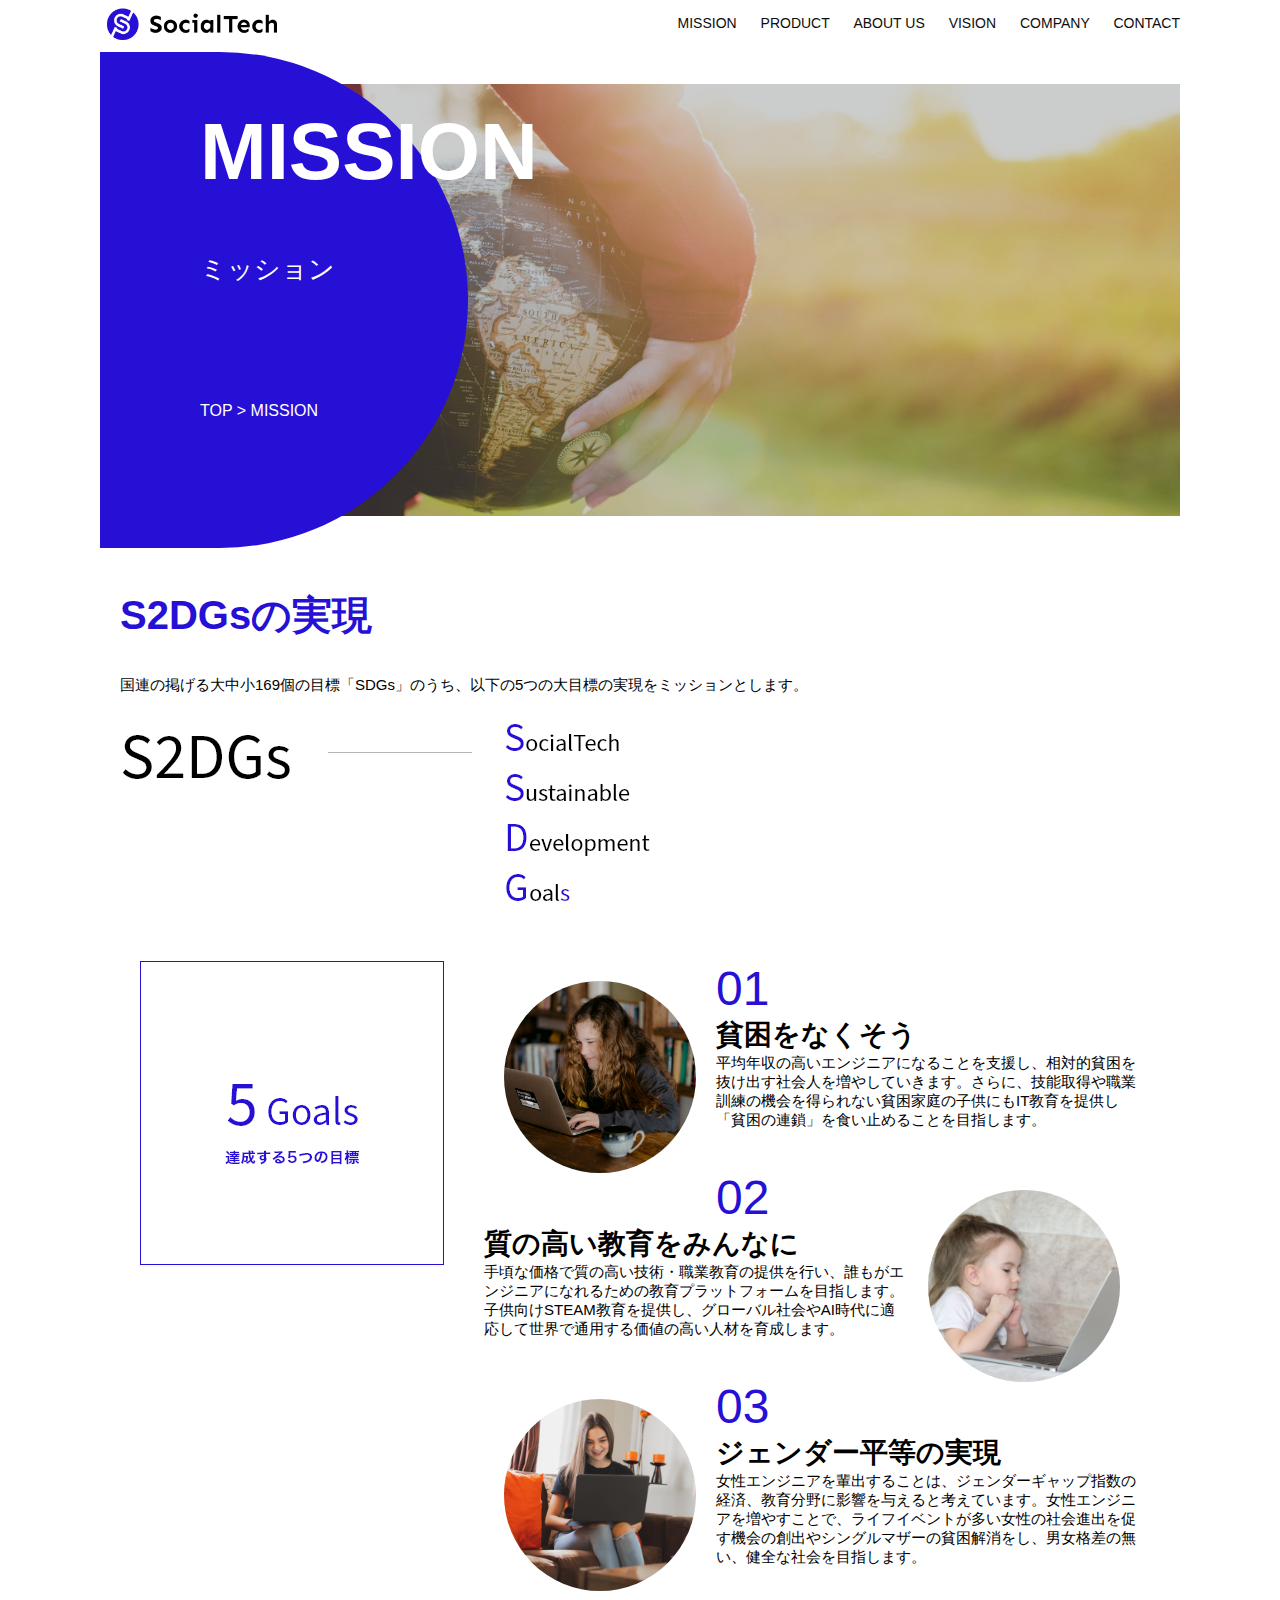
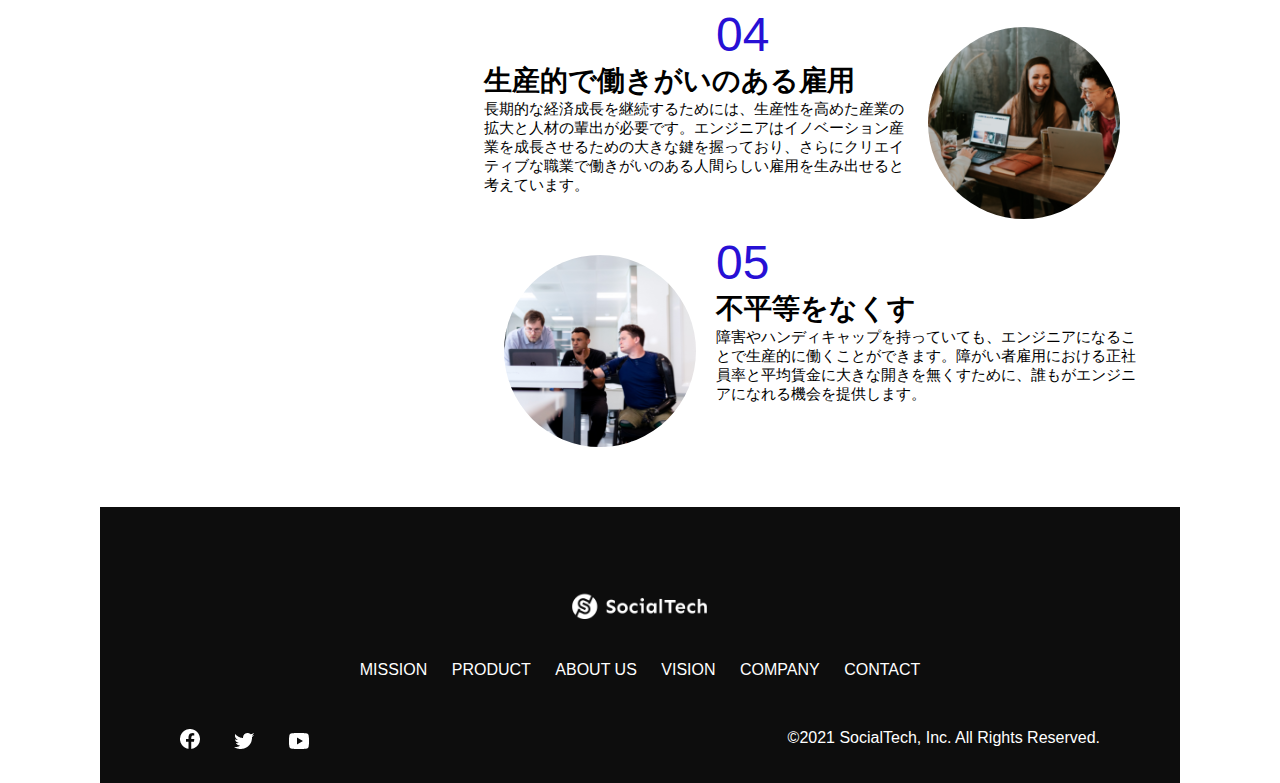
<file: kadai_tutorial_output/mission.html>
<!DOCTYPE html>
<html>
  <head>
    <title>SocialTech - MISSION ミッション -</title>
    <meta name="description" content="SocialTechが目指す5つの目標（S2DGs）を紹介します">
    <meta charset="UTF-8">
    <meta name="viewport" content="width=device-width, initial-scale=1.0">
    <link rel="stylesheet" href="style.css">
  </head>
  <body>
    <!-- ヘッダー -->
    <header>
      <!-- ロゴ -->
      <a id="logo" href="index.html"><img src="images/logo.png" alt="トップページに戻る"></a>
      
      <!-- PC用ナビゲーション -->
      <nav id="nav-pc">
        <a href="mission.html">MISSION</a>
        <a href="product.html">PRODUCT</a>
        <a href="index.html#aboutus">ABOUT US</a>
        <a href="index.html#vision">VISION</a>
        <a href="index.html#company">COMPANY</a>
        <a href="index.html#contact">CONTACT</a>
      </nav>
      <!-- スマホ用メニューボタン -->
      <img id="menu-sp" src="images/button-menu.png" alt="ナビゲーションを開く" onclick="document.getElementById('nav-sp').style.display = 'block'">
      <!-- スマホ用ナビゲーション -->
      <nav id="nav-sp">
        <img id="close" src="images/button-close.png" alt="ナビゲーションを閉じる" onclick="document.getElementById('nav-sp').style.display = 'none'">
        <a id="logo-sp" href="index.html" onclick="document.getElementById('nav-sp').style.display = 'none'"><img src="images/logo-sp.png" alt="トップページに戻る"></a>
        <a class="menu" href="mission.html" onclick="document.getElementById('nav-sp').style.display = 'none'">MISSION</a>
        <a class="menu" href="product.html" onclick="document.getElementById('nav-sp').style.display = 'none'">PRODUCT</a>
        <a class="menu" href="index.html#aboutus" onclick="document.getElementById('nav-sp').style.display = 'none'">ABOUT US</a>
        <a class="menu" href="index.html#vision" onclick="document.getElementById('nav-sp').style.display = 'none'">VISION</a>
        <a class="menu" href="index.html#company" onclick="document.getElementById('nav-sp').style.display = 'none'">COMPANY</a>
        <a class="menu" href="index.html#contact" onclick="document.getElementById('nav-sp').style.display = 'none'">CONTACT</a>
        <div id="sns">
          <a href="https://www.facebook.com/sejuku2013"><img src="images/button-facebook.png" alt="Facebookのリンク"></a>
          <a href="https://twitter.com/samuraijuku"><img src="images/button-twitter.png" alt="Twitterのリンク"></a>
          <a href="https://www.youtube.com/channel/UCCFOQO5aDK0xXam4cUQXT8g"><img src="images/button-youtube.png" alt="YouTubeのリンク"></a>
        </div>
      </nav>
    </header>
    <main>
      <article>
        <section id="mission-main">
          <div id="mission-title">
            <h1>MISSION</h1>
            <span>ミッション</span>
            <div>TOP > MISSION</div>
          </div>
        </section>
        <section id="mission-s2dgs">
          <h2 class="mission-h2">S2DGsの実現</h2>
          <p>国連の掲げる大中小169個の目標「SDGs」のうち、以下の5つの大目標の実現をミッションとします。</p>
          <img src="images/mission/mission-s2dgs.png" alt="S2DGs">
        </section>
        <section id="mission-5goals">
          <div>
            <img id="s2dgs-image" src="images/mission/mission-5goals.png" alt="5Goals">
          </div>  
          <div>
            <!-- 5Goalsの１つめ -->
            <div>
              <img class="fivegoals-image-left" src="images/mission/mission-5goals01.png" alt="PCを操作する女の子">
              <span class="fivegoals-number">01</span>
              <h3 class="fivegoals-h3">貧困をなくそう</h3>
              <p class="fivegoals-p">
                平均年収の高いエンジニアになることを支援し、相対的貧困を抜け出す社会人を増やしていきます。さらに、技能取得や職業訓練の機会を得られない貧困家庭の子供にもIT教育を提供し「貧困の連鎖」を食い止めることを目指します。
              </p>
            </div>
            <!-- 5Goalsの２つめ -->
            <div>
              <img class="fivegoals-image-right" src="images/mission/mission-5goals02.png" alt="PCを見つめる小さい女の子">
              <span class="fivegoals-number">02</span>
              <h3 class="fivegoals-h3">質の高い教育をみんなに</h3>
              <p class="fivegoals-p">
                手頃な価格で質の高い技術・職業教育の提供を行い、誰もがエンジニアになれるための教育プラットフォームを目指します。子供向けSTEAM教育を提供し、グローバル社会やAI時代に適応して世界で通用する価値の高い人材を育成します。
              </p>
            </div>
            <!-- 5Goalsの３つめ -->
            <div>
              <img class="fivegoals-image-left" src="images/mission/mission-5goals03.png" alt="PCを操作する女性">
              <span class="fivegoals-number">03</span>
              <h3 class="fivegoals-h3">ジェンダー平等の実現</h3>
              <p class="fivegoals-p">
                女性エンジニアを輩出することは、ジェンダーギャップ指数の経済、教育分野に影響を与えると考えています。女性エンジニアを増やすことで、ライフイベントが多い女性の社会進出を促す機会の創出やシングルマザーの貧困解消をし、男女格差の無い、健全な社会を目指します。
              </p>
            </div>
            <!-- 5Goalsの４つめ -->
            <div>
              <img class="fivegoals-image-right" src="images/mission/mission-5goals04.png" alt="笑顔で話し合う3人の男女">
              <span class="fivegoals-number">04</span>
              <h3 class="fivegoals-h3">生産的で働きがいのある雇用</h3>
              <p class="fivegoals-p">
                長期的な経済成長を継続するためには、生産性を高めた産業の拡大と人材の輩出が必要です。エンジニアはイノベーション産業を成長させるための大きな鍵を握っており、さらにクリエイティブな職業で働きがいのある人間らしい雇用を生み出せると考えています。
           </p>
              </p>
            </div>
            <!-- 5Goalsの５つめ -->
            <div>
              <img class="fivegoals-image-left" src="images/mission/mission-5goals05.png" alt="障害を持つ男性が生き生きと働く様子">
              <span class="fivegoals-number">05</span>
              <h3 class="fivegoals-h3">不平等をなくす</h3>
              <p class="fivegoals-p">
                障害やハンディキャップを持っていても、エンジニアになることで生産的に働くことができます。障がい者雇用における正社員率と平均賃金に大きな開きを無くすために、誰もがエンジニアになれる機会を提供します。
              </p>
            </div>
          </div>
        </section>
      </article>
    <footer>
      <div id="footer-logo">
        <img src="images/logo-sp.png" alt="SocialTech">
      </div>
      <div id="footer-link">
        <a href="mission.html">MISSION</a>
        <a href="product.html">PRODUCT</a>
        <a href="index.html#aboutus">ABOUT US</a>
        <a href="index.html#vision">VISION</a>
        <a href="index.html#company">COMPANY</a>
        <a href="index.html#contact">CONTACT</a>
      </div>
      <div id="sns-footer">
        <a href="https://www.facebook.com/sejuku2013"><img src="images/button-facebook.png" alt="Facebookのリンク"></a>
          <a href="https://twitter.com/samuraijuku"><img src="images/button-twitter.png" alt="Twitterのリンク"></a>
          <a href="https://www.youtube.com/channel/UCCFOQO5aDK0xXam4cUQXT8g"><img src="images/button-youtube.png" alt="YouTubeのリンク"></a>
          <span id="copyright">&copy;2021 SocialTech, Inc. All Rights Reserved. </span>
      </div>
    </footer>
    </main>
</body>
</html>
</file>
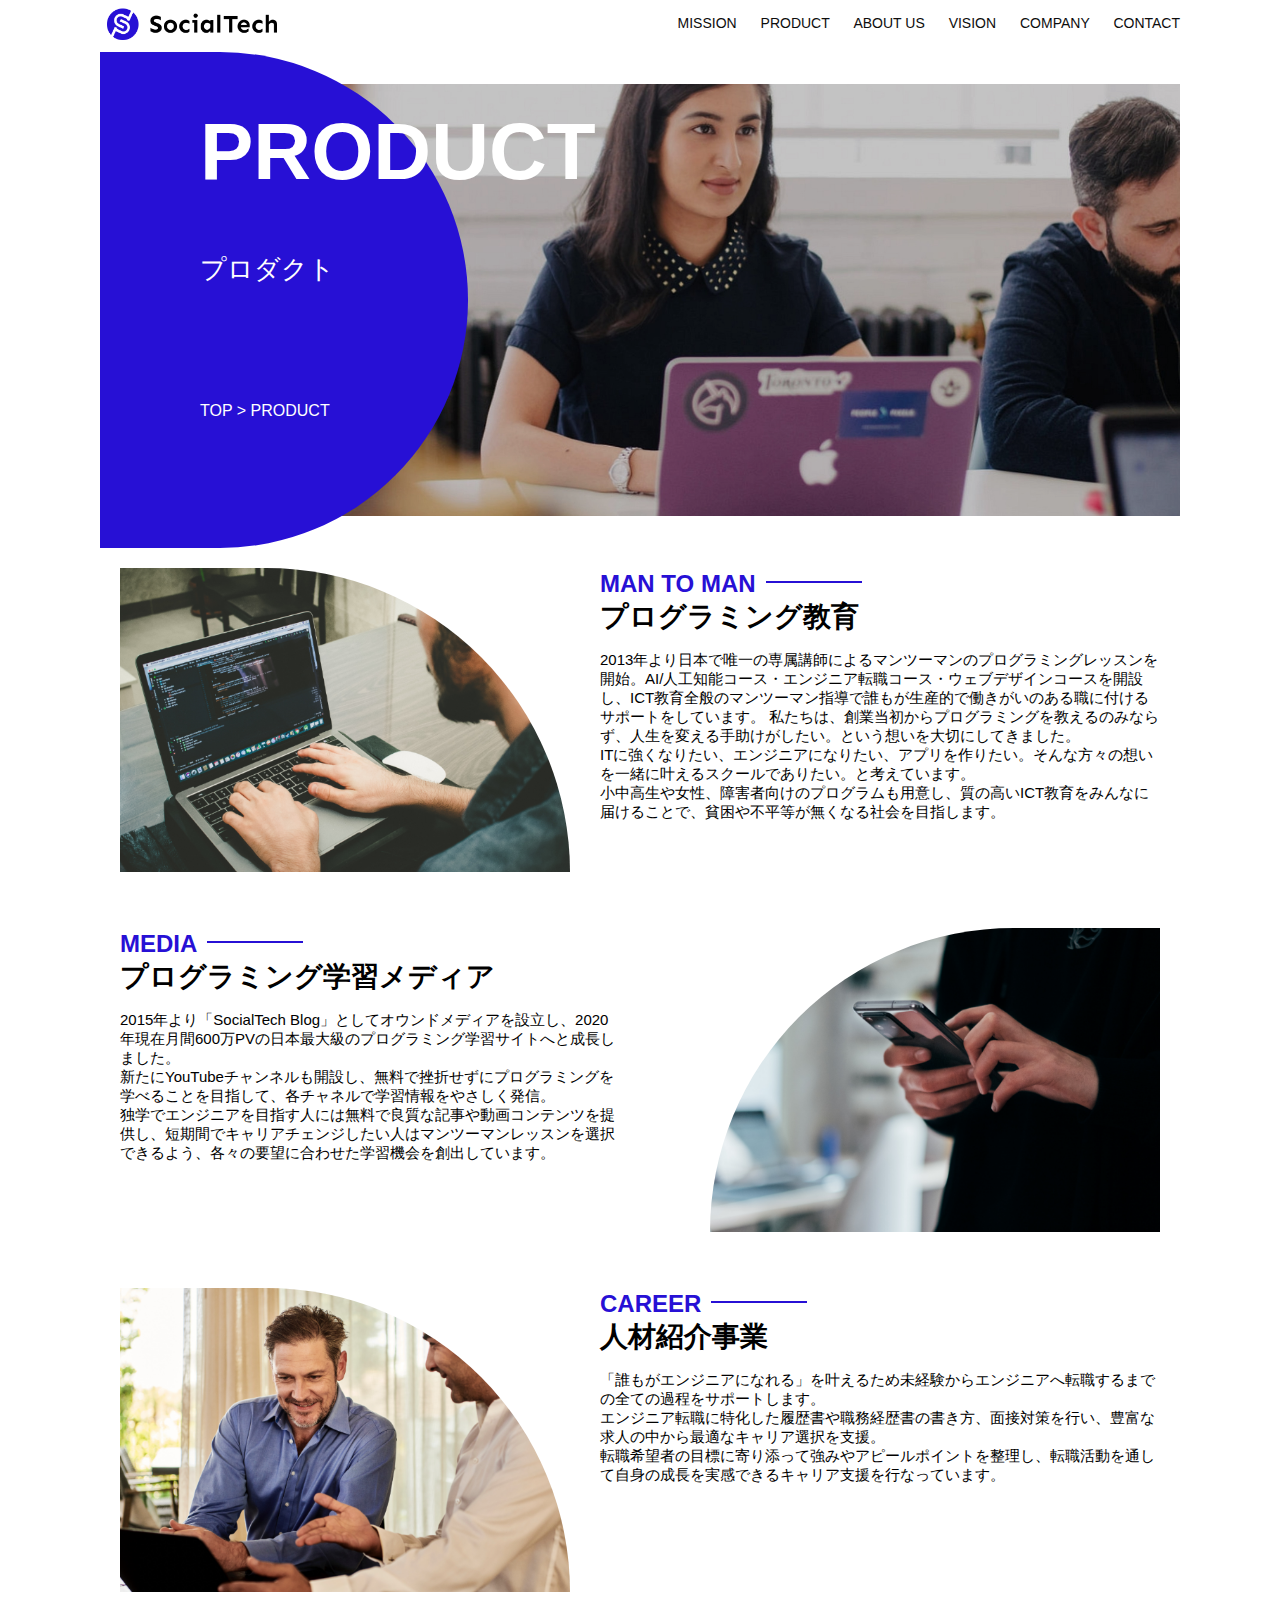
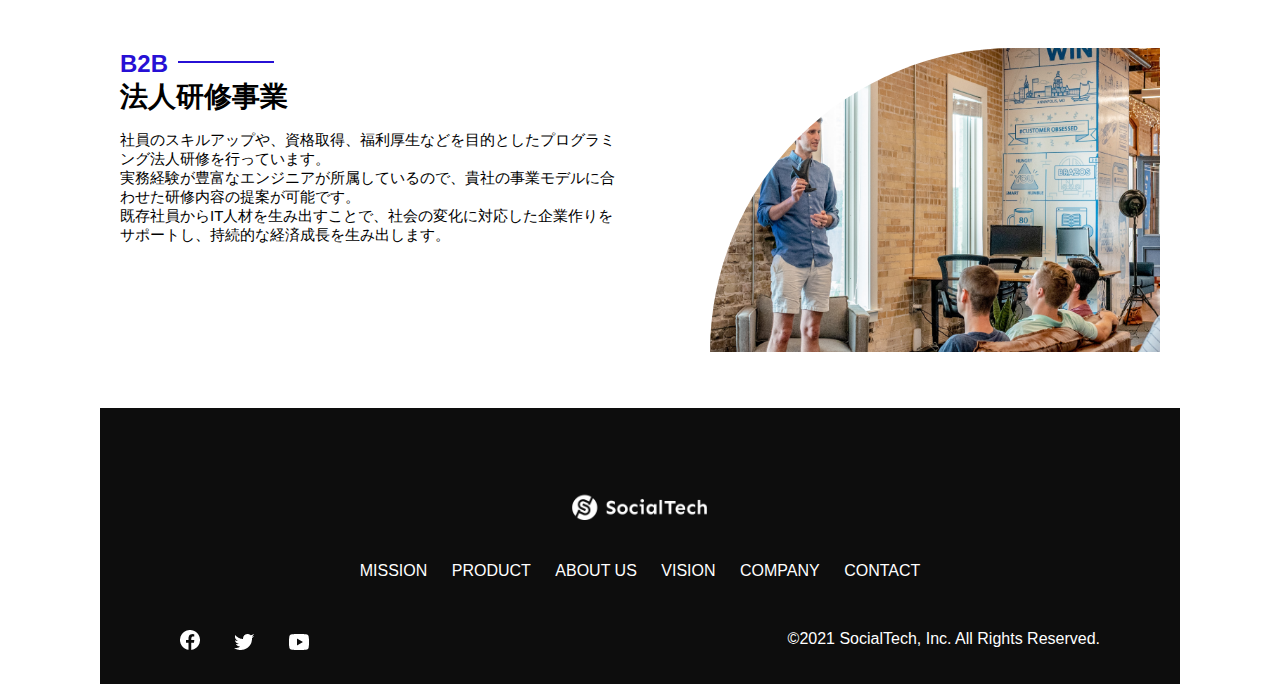
<file: kadai_tutorial_output/product.html>
<!DOCTYPE html>
<html>
  <head>
    <title>SocialTech - PRODUCT プロダクト -</title>
    <meta name="description" content="SocialTechの4つのプロダクトを紹介します">
    <meta charset="UTF-8">
    <meta name="viewport" content="width=device-width, initial-scale=1.0">
    <link rel="stylesheet" href="style.css">
  </head>
  <body>
    <!-- ヘッダー -->
    <header>
      <!-- ロゴ -->
      <a id="logo" href="index.html"><img src="images/logo.png" alt="トップページに戻る"></a>
      
      <!-- PC用ナビゲーション -->
      <nav id="nav-pc">
        <a href="mission.html">MISSION</a>
        <a href="product.html">PRODUCT</a>
        <a href="index.html#aboutus">ABOUT US</a>
        <a href="index.html#vision">VISION</a>
        <a href="index.html#company">COMPANY</a>
        <a href="index.html#contact">CONTACT</a>
      </nav>
      <!-- スマホ用メニューボタン -->
      <img id="menu-sp" src="images/button-menu.png" alt="ナビゲーションを開く" onclick="document.getElementById('nav-sp').style.display = 'block'">
      <!-- スマホ用ナビゲーション -->
      <nav id="nav-sp">
        <img id="close" src="images/button-close.png" alt="ナビゲーションを閉じる" onclick="document.getElementById('nav-sp').style.display = 'none'">
        <a id="logo-sp" href="index.html" onclick="document.getElementById('nav-sp').style.display = 'none'"><img src="images/logo-sp.png" alt="トップページに戻る"></a>
        <a class="menu" href="mission.html" onclick="document.getElementById('nav-sp').style.display = 'none'">MISSION</a>
        <a class="menu" href="product.html" onclick="document.getElementById('nav-sp').style.display = 'none'">PRODUCT</a>
        <a class="menu" href="index.html#aboutus" onclick="document.getElementById('nav-sp').style.display = 'none'">ABOUT US</a>
        <a class="menu" href="index.html#vision" onclick="document.getElementById('nav-sp').style.display = 'none'">VISION</a>
        <a class="menu" href="index.html#company" onclick="document.getElementById('nav-sp').style.display = 'none'">COMPANY</a>
        <a class="menu" href="index.html#contact" onclick="document.getElementById('nav-sp').style.display = 'none'">CONTACT</a>
        <div id="sns">
          <a href="https://www.facebook.com/sejuku2013"><img src="images/button-facebook.png" alt="Facebookのリンク"></a>
          <a href="https://twitter.com/samuraijuku"><img src="images/button-twitter.png" alt="Twitterのリンク"></a>
          <a href="https://www.youtube.com/channel/UCCFOQO5aDK0xXam4cUQXT8g"><img src="images/button-youtube.png" alt="YouTubeのリンク"></a>
        </div>
      </nav>
    </header>
    <main>
      <article>
        <section id="product-main">
          <div id="product-title">
            <h1>PRODUCT</h1>
            <span>プロダクト</span>
            <div>TOP > PRODUCT</div>
          </div>
        </section>
        <!-- PRODUCT メインコンテンツ1 -->
        <section class="product-section1">
          <img src="images/product/product-mantoman.png" alt="PCでコードを書く男性">
          <div>
            <h2 class="product-h2">MAN TO MAN</h2>
            <h3 class="product-h3">プログラミング教育</h3>
            <p>
              2013年より日本で唯一の専属講師によるマンツーマンのプログラミングレッスンを開始。AI/人工知能コース・エンジニア転職コース・ウェブデザインコースを開設し、ICT教育全般のマンツーマン指導で誰もが生産的で働きがいのある職に付けるサポートをしています。
             私たちは、創業当初からプログラミングを教えるのみならず、人生を変える手助けがしたい。という想いを大切にしてきました。<br>ITに強くなりたい、エンジニアになりたい、アプリを作りたい。そんな方々の想いを一緒に叶えるスクールでありたい。と考えています。<br>小中高生や女性、障害者向けのプログラムも用意し、質の高いICT教育をみんなに届けることで、貧困や不平等が無くなる社会を目指します。
            </p>
          </div>
        </section>
        <!-- PRODUCT メインコンテンツ2 -->
        <section class="product-section2">
          <div>
            <h2 class="product-h2">MEDIA</h2>
            <h3 class="product-h3">プログラミング学習メディア</h3>
            <p>2015年より「SocialTech
              Blog」としてオウンドメディアを設立し、2020年現在月間600万PVの日本最大級のプログラミング学習サイトへと成長しました。<br>新たにYouTubeチャンネルも開設し、無料で挫折せずにプログラミングを学べることを目指して、各チャネルで学習情報をやさしく発信。<br>独学でエンジニアを目指す人には無料で良質な記事や動画コンテンツを提供し、短期間でキャリアチェンジしたい人はマンツーマンレッスンを選択できるよう、各々の要望に合わせた学習機会を創出しています。</p>
          </div>
          <img src="images/product/product-media.png" alt="スマートフォンを操作する人">
        </section>
         <!-- PRODUCT メインコンテンツ3 -->
        <section class="product-section1">
          <img src="images/product/product-career.png" alt="笑顔で話し合う2人の男性">
          <div>
            <h2 class="product-h2">CAREER</h2>
            <h3 class="product-h3">人材紹介事業</h3>
            <p>
              「誰もがエンジニアになれる」を叶えるため未経験からエンジニアへ転職するまでの全ての過程をサポートします。<br>エンジニア転職に特化した履歴書や職務経歴書の書き方、面接対策を行い、豊富な求人の中から最適なキャリア選択を支援。<br>転職希望者の目標に寄り添って強みやアピールポイントを整理し、転職活動を通して自身の成長を実感できるキャリア支援を行なっています。<br>
            </p>
          </div>
        </section>
         <!-- PRODUCT メインコンテンツ4 -->
        <section class="product-section2">
          <div>
            <h2 class="product-h2">B2B</h2>
            <h3 class="product-h3">法人研修事業</h3>
            <p>社員のスキルアップや、資格取得、福利厚生などを目的としたプログラミング法人研修を行っています。<br>実務経験が豊富なエンジニアが所属しているので、貴社の事業モデルに合わせた研修内容の提案が可能です。<br>既存社員からIT人材を生み出すことで、社会の変化に対応した企業作りをサポートし、持続的な経済成長を生み出します。</p>
          </div>
          <img src="images/product/product-b2b.png" alt="講演中の男性とそれを聴く人々">
        </section>
      </article>
    <footer>
      <div id="footer-logo">
        <img src="images/logo-sp.png" alt="SocialTech">
      </div>
      <div id="footer-link">
        <a href="mission.html">MISSION</a>
        <a href="product.html">PRODUCT</a>
        <a href="index.html#aboutus">ABOUT US</a>
        <a href="index.html#vision">VISION</a>
        <a href="index.html#company">COMPANY</a>
        <a href="index.html#contact">CONTACT</a>
      </div>
      <div id="sns-footer">
        <a href="https://www.facebook.com/sejuku2013"><img src="images/button-facebook.png" alt="Facebookのリンク"></a>
          <a href="https://twitter.com/samuraijuku"><img src="images/button-twitter.png" alt="Twitterのリンク"></a>
          <a href="https://www.youtube.com/channel/UCCFOQO5aDK0xXam4cUQXT8g"><img src="images/button-youtube.png" alt="YouTubeのリンク"></a>
          <span id="copyright">&copy;2021 SocialTech, Inc. All Rights Reserved. </span>
      </div>
    </footer>
    </main>
  </body>
</html>
</file>
<file: kadai_012/style.css>
/* PC、スマホ共通スタイル */
body {
  font-family: "Source Sans Pro", "Hiragino Kaku Gothic ProN", Meiryo, Arial,
    sans-serif;
}

p {
  font-size: 15px;
}

/*================
PC用のスタイル 
=================*/
/* 横幅設定 */
body {
  max-width: 1080px;
  min-width: 960px;
  margin: 0 auto 0 auto;
}

/* ヘッダー */
header {
  display: flex;
  justify-content: space-between;
}

/* ナビゲーションのレイアウト */
#nav-pc {
  text-align: right;
  font-size: 14px;
  padding-top: 15px;
}

/* ナビゲーションのリンクの装飾設定 */
#nav-pc>a {
  text-decoration: none;
  margin-left: 20px;
}

#nav-pc>a:link {
  color: #0d0d0d;
}

#nav-pc>a:visited {
  color: #0d0d0d;
}

#nav-pc>a:hover {
  color: #0d0d0d;
  text-decoration: underline;
}

#nav-pc>a:active {
  color: #0d0d0d;
}

/* メインビジュアル*/
#main-visual {
  position: relative;
  height: 400px;
}

#main-message {
  position: absolute;
  top: 0;
  left: 0;
  background-color: #2710d5;
  color: #ffffff;
  border-radius: 0 0 476px 0;
  max-width: 620px;
  height: 100%;
  width: 100%;
  z-index: 11;
}

#main-message>h1 {
  font-size: 60px;
  font-weight: bold;
  margin: 100px 0 0 50px;
}

#main-message>p {
  font-size: 28px;
  margin: 0 0 0 50px;
}

#main-visual>img {
  max-width: 620px;
  border-radius: 476px 0 0 0;
  position: absolute;
  top: 0;
  right: 0;
  z-index: 10;
}

/* 見出し */
h2 {
  margin: 40px 0 0 0;
}

h2::after {
  content: url("images/line.png");
  margin-left: 10px;
}

h3 {
  font-size: 27px;
}

/* ミッション */
#mission {
  margin: 80px auto 80px auto;
  width: 100%;
}

#mission-flex {
  width: 100%;
  display: flex;
}

#mission-flex>div {
  width: 50%;
  margin: 20px;
}

#mission-photo {
  width: 100%;
}

#s2dgs {
  margin-top: 50px;
}

/* プロダクト */
#product {
  background-color: #fafafa;
  width: 100%;
  margin: 80px 0 80px 0;
  padding: 10px 40px 0px 40px;
}

/* 外枠 */
#product>div {
  margin-top: 40px;
  display: flex;
}

/* 左のカラム */
#product-left {
  width: 50%;
  margin-right: 20px;
}

/* 右のカラム */
#product-right {
  width: 50%;
  margin-left: 20px;
  margin-top: 80px;
}

/* 画像＋説明の枠 */
#product-left>div {
  position: relative;
  height: 480px;
  margin-right: 20px;
}

#product-right>div {
  position: relative;
  height: 480px;
  margin-left: 20px;
}

/* 画像 */
.product-photo {
  width: 100%;
}

/* 説明文の枠 */
.product-explain {
  background-color: #ffffff;
  position: absolute;
  left: 0;
  top: 280px;
  margin: 0 40px 0 40px;
  padding: 20px;
  box-shadow: 5px 5px 10px rgba(0, 0, 0, 0.05);
}

/* 説明文の英語 */
.product-explain>span {
  color: #2710d5;
  font-weight: bold;
  font-size: 16px;
  margin: 0;
}

/* 説明文の見出し */
.product-explain>h3 {
  margin: 5px 0 5px 0;
}

/* 説明文 */
.product-explain>p {
  margin: 0;
}

/* 「もっとみる」ボタン */
#product-more {
  margin: 0 auto -42px auto;
}

/* ABOUT US */
#aboutus {
  margin: 80px auto 80px auto;
}

/* 3つの組織文化と画像を入れる枠 */
#aboutus>div {
  display: flex;
}

/* 画像 */
.culture-img {
  width: 100%;
  align-self: flex-start;
}

.culture-img2 {
  margin-top: 50px;
  width: 100%;
}

/* 3つの組織文化の表 */
.culture-table {
  max-width: 500px;
  margin-right: 50px;
}

/* 番号 */
.culture-num {
  font-size: 80px;
  color: #2710d5;
  margin: 0 20px 0 0;
}

/* 組織文化英語 */
.culture-en {
  color: #2710d5;
  font-weight: bold;
  font-size: 24px;
  display: block;
}

/* 組織文化日本語 */
.culture-jp {
  font-size: 28px;
  font-weight: bold;
}

/* 説明文 */
.culture-description {
  margin: 0;
}

/* ビジョン */
#vision {
  margin: 80px auto 80px auto;
}

/* セクション内の外枠 */
#vision>div {
  width: 100%;
  display: flex;
  justify-content: space-between;
  flex-wrap: wrap;
}

/* 7つの行動指針の枠 */
.vision-box {
  width: 300px;
  height: 300px;
  margin-bottom: 30px;
  position: relative;
}

.vision-box>img {
  width: 100%;
  height: auto;
  position: absolute;
  top: 0;
  left: 0;
  z-index: 30;
}

.vision-box>span {
  position: absolute;
  top: 0;
  left: 0;
  z-index: 31;
  margin-right: 20px;
}

.vision-box>span>h4 {
  color: #2710d5;
  font-size: 19px;
  margin: 80px 0 0 0;
  Ï
}

.vision-box>span>h4::first-letter {
  font-size: 40px;
}

.vision-box>span>h5 {
  font-size: 20px;
  margin: 0 0 0 0;
}

.vision-box>span>p {
  margin: 10px 0 0 0;
}

/* 導入企業 */
#cases {
  margin: 40px 0;
  width: 100%;
}

#cases > ul {
  display: flex;
  list-style: none;
}

#cases > ul > li {
  width: 33%;
  margin: 20px;
}

.case-card {
  background-color: #ffffff;
  min-height: 400px;
  box-shadow: 5px 5px 15px rgba(0, 0, 0, 0.2);
}

.case-img {
  width: 100%;
}

.case-info {
  padding: 10px 20px;
}

.case-name {
color: #2710d5;
}

.case-content {
  font-size: 14px;
}



/* 会社概要 */
#company {
  margin: 80px auto 80px auto;
}

#company-table {
  width: 100%;
}

.tableheader {
  text-align: left;
  padding: 20px;
  border-bottom-color: #2710d5;
  border-bottom-width: 1px;
  border-bottom-style: solid;
  width: 100px;
}

.tableheader-first {
  text-align: left;
  padding: 20px;
  border-bottom-color: #2710d5;
  border-bottom-width: 1px;
  border-bottom-style: solid;
  border-top-color: #2710d5;
  border-top-width: 1px;
  border-top-style: solid;
  width: 100px;
}

.cell {
  padding: 30px;
  border-bottom-color: #ececec;
  border-bottom-width: 1px;
  border-bottom-style: solid;
}

.cell-first {
  padding: 30px;
  border-bottom-color: #ececec;
  border-bottom-width: 1px;
  border-bottom-style: solid;
  border-top-color: #ececec;
  border-top-width: 1px;
  border-top-style: solid;
}

#company>iframe {
  width: 100%;
  height: 368px;
  margin-top: 40px;
}

/* お問い合わせ */
#contact {
  margin: 80px auto 80px auto;
}

/* 外枠 */
#contact>form>div {
  display: flex;
  flex-direction: row;
  flex-wrap: wrap;
  padding-bottom: 30px;
}

/* 左列の見出し */
.contact-heading {
  width: 240px;
  align-self: center;
}

/* 見出しのラベル */
.contact-label {
  font-weight: bold;
}

/* 必須 */
.contact-span {
  color: #ce2222;
  margin: 0 0 0 20px;
  font-weight: bold;
}

/* テキストボックス */
.contact-textbox {
  border-top: 0;
  border-left: 0;
  border-right: 0;
  border-bottom-width: 1px;
  border-bottom-color: #707070;
  border-bottom-style: solid;
  background-color: #fafafa;
  width: 400px;
  height: 56px;
}

/* お問い合わせ内容のテキストエリア */
.contact-textarea {
  border-top: 0;
  border-left: 0;
  border-right: 0;
  border-bottom-width: 1px;
  border-bottom-color: #707070;
  border-bottom-style: solid;
  background-color: #fafafa;
  width: 400px;
  height: 200px;
}

/* 個人情報の取り扱い */
details {
  width: 700px;
}

details>div {
  background-color: #fafafa;
  padding: 20px;
}

details>div>span {
  font-weight: bold;
}

/* フッター */
footer {
  background-color: #0d0d0d;
  text-align: center;
  padding: 80px 80px 30px 80px;
}

#footer-logo {
  margin-bottom: 30px;
}

#footer-link {
  margin-bottom: 50px;
}
#footer-link > a {
  text-decoration: none;
  margin: 10px;
}
#footer-link > a:link {
  color: #ffffff;
}
#footer-link > a:visited {
  color: #ffffff;
}
#footer-link > a:hover {
  color: #ffffff;
  text-decoration: underline;
}
#footer-link > a:active {
  color: #ffffff;
}

#sns-footer {
  text-align: left;
  width: 100%;
}

#sns-footer > a {
  margin-right: 30px;
}

#copyright {
  color: #ffffff;
  float: right;
}
</file>
<file: kadai_013/style.css>
/* PC、スマホ共通スタイル */
body {
  font-family: "Source Sans Pro", "Hiragino Kaku Gothic ProN", Meiryo, Arial,
    sans-serif;
}

p {
  font-size: 15px;
}

#main-visual>img {
  width: 100%;
}

/*================
PC用のスタイル 
=================*/
@media screen and (min-width: 768px) {
  /* 横幅設定 */
  body {
    max-width: 1080px;
    min-width: 960px;
    margin: 0 auto 0 auto;
  }

  /* ヘッダー */
  header {
    display: flex;
    justify-content: space-between;
  }

  /* ナビゲーションのレイアウト */
  #nav-pc {
    text-align: right;
    font-size: 14px;
    padding-top: 15px;
  }

  /* ナビゲーションのリンクの装飾設定 */
  #nav-pc>a {
    text-decoration: none;
    margin-left: 20px;
  }

  #nav-pc>a:link {
    color: #0d0d0d;
  }

  #nav-pc>a:visited {
    color: #0d0d0d;
  }

  #nav-pc>a:hover {
    color: #0d0d0d;
    text-decoration: underline;
  }

  #nav-pc>a:active {
    color: #0d0d0d;
  }

/* スマホのナビを非表示 */
  #menu-sp {
    display: none;
  }
  #nav-sp {
    display: none;
  }

}
/*================
スマホ用のスタイル 
=================*/
@media screen and (max-width:767px) {
  body {
    min-width: 375px;
    margin: 0;
  }
  /* PCナビの非表示 */
  #nav-pc {
    display: none;
  }
  /* ハンバーガーメニュー */
  #menu-sp {
    float: right;
    padding: 0;
  }
  /* スマホ用ナビ */
  #nav-sp {
    background-color: #ce933e;
    position: absolute;
    left: 0;
    top: 0;
    height: 100%;
    width: 100%;
    display: none;
    z-index: 100;
  }
  /* ×ボタン */
  #close {
    position: absolute;
    top: 20px;
    right: 20px;
  }
  /* ナビ用ロゴ */
  #logo-sp {
    margin: 80px 0 30px 20px;
  }
  /* ナビ直下リンク */
  #nav-sp > a {
    display: block;
  }
  /* ナビメニュー擬似クラス */
  #nav-sp > a:link {
    color: #ffffff;
  }
  #nav-sp > a:visited {
    color: #ffffff;
  }
  #nav-sp > a:hover {
    color: #ffffff;
    text-decoration: underline;
  }
  #nav-sp > a:active {
    color: #ffffff;
  }
  /* ナビメニュー.menu */
  #nav-sp > .menu {
  text-decoration: none;
  display: block;
  margin: 0 20px;
  height: 44px;
  font-size: 16px;
  background-image: url("images/arrow.png");
  background-repeat: no-repeat;
  background-position: right top;  
  }
}
</file>
<file: kadai_tutorial_output/style.css>
/* PC･スマホ共通 */
body {
  font-family: "Source sans Pro", "Hiragino Kaku Gothic ProN", "Meiryo", Arial, sans-serif;
}

p {
  font-size: 15px;
}
/* ================
PC用のスタイル
=================*/
@media screen and (min-width:768px){
  body {
    max-width: 1080px;
    min-width: 960px;
    margin: 0 auto 0 auto;
  }  

  header {
    display: flex;
    justify-content: space-between;
  }

  #nav-pc {
    text-align: right;
    font-size: 14px;
    padding-top: 15px;
  }

  #nav-pc > a {
    text-decoration: none;
    margin-left: 20px;
  }

  #nav-pc > a:link {
    color: #0d0d0d;
  }

  #nav-pc > a:visited {
    color: #0d0d0d;
  }

  #nav-pc > a:hover {
    color: #0d0d0d;
    text-decoration: underline;
  }

  #nav-pc > a:active {
    color: #0d0d0d;
  }
  /* スマホ用ナビを非表示 */
  #nav-sp, #menu-sp {
    display: none;
  }

  #main-visual {
    position: relative;
    height: 400px;
  }

  #main-message {
    position: absolute;
    top: 0;
    left: 0;
    background-color: #2710d5;
    color: #fff;
    border-radius: 0 0 476px 0;
    width: 100%;
    height: 100%;
    max-width: 620px;
    z-index: 11;
  }

  #main-message > h1 {
    font-size: 60px;
    font-weight: bold;
    margin: 100px 0 0 50px
  }

  #main-message > p {
    font-size: 28px;
    margin: 0 0 0 50px;
  }

  #main-visual > img {
    max-width: 620px;
    border-radius: 476px 0 0 0;
    position: absolute;
    top: 0;
    right: 0;
    z-index: 10;
  }

  h2 {
    margin-top: 40px;
  }

  h2::after {
    content: url(images/line.png);
    margin-left: 10px;
  }

  h3 {
    font-size: 27px;
  }

  #mission {
    margin: 80px auto;
    width: 100%;
  }

  #mission-flex {
    width: 100%;
    display: flex;
  }

  #mission-flex > div {
    width: 50%;
    margin: 20px;
  }

  #mission-photo {
    width: 100%;
  }

  #s2dgs {
    margin-top: 50px;
    width: 100%;
  }

  #product {
    background-color: #fafafa;
    margin: 80px 0;
    padding: 10px 40px 0 40px;
  }

  #product > div {
    margin-top: 40px;
    display: flex;
  }

  #product-left {
    width: 50%;
    margin-right: 20px;
  }

  #product-right {
    width: 50%;
    margin: 80px 0 0 20px;
  }

  #product-left > div {
    position: relative;
    height: 480px;
    margin-right: 20px;
  }

  #product-right > div {
    position: relative;
    height: 480px;
    margin-left: 20px;
  }

  .product-photo {
    width: 100%;
  }

  .product-explain {
    background-color: #fff;
    position: absolute;
    left: 0;
    top: 280px;
    margin: 0 40px;
    padding: 20px;
    box-shadow: 5px 5px 10px rgba(0, 0, 0, 0.05);
  }

  .product-explain > span{
    color: #2710d5;
    font-weight: bold;
    font-size: 16px;
    margin: 0;
  }

  .product-explain > h3{
    font-size: 20px;
    margin: 5px 0;
  }

  .product-explain > p{
    font-size: 14px;
    margin: 0;
  }

  #product-more {
    margin: 0 auto -42px auto;
  }

  #aboutus {
    margin: 80px auto;
  }

  #aboutus > div {
    display: flex;
  }

  .culture-img {
    width: 100%;
    align-self: flex-start;
  }

  .culture-img2 {
    width: 100%;
    margin-top: 50px;
  }

  .culture-table {
    margin-right: 50px;
  }

  .culture-num {
    font-size: 80px;
    color: #2710d5;
    margin-right: 20px;
  }

  .culture-en {
    color: #2710d5;
    font-weight: bold;
    font-size: 24px;
    display: block;
  }

  .culture-jp {
    font-size: 28px;
    font-weight: bold;
  }

  .culture-description {
    margin: 0;
  }

  #vision {
    margin: 80px auto;
  }

  #vision > div {
    width: 100%;
    display: flex;
    justify-content: space-between;
    flex-wrap: wrap;
  }

  .vision-box {
    width: 300px;
    height: 300px;
    margin-bottom: 30px;
    position: relative;
  }

  .vision-box img {
    width: 100%;
    height: auto;
    position: absolute;
    top: 0;
    left: 0;
    z-index: 30;
  }

  .vision-box > span {
    position: absolute;
    top: 0;
    left: 0;
    z-index: 31;
    margin-right: 20px;
  }

  .vision-box > span > h4 {
    color: #2710d5;
    margin-top: 80px;
    font-size: 19px;
  }

  .vision-box > span > h4::first-letter {
    font-size: 40px;
  }

  .vision-box > span > h5 {
    font-size: 20px;
    margin: 0;
  }

  .vision-box > span > p {
    margin-top: 10px;
  }

  #company {
    margin: 80px auto;
  }

  #company-table {
    width: 100%;
  }

  .tableheader, .tableheader-first {
    text-align: left;
    padding: 20px;
    border-bottom: 1px solid #2710d5;
    width: 100px;
  }

  .tableheader-first {
    border-top: 1px solid #2710d5;
  }

  .cell, .cell-first {
    padding: 30px;
    border-bottom: 1px solid #ececec;
  }

  .cell-first {
    border-top: 1px solid #ececec;
  }

  #company > iframe {
    width: 100%;
    height: 368px;
    margin-top: 40px;
  }

  #contact {
    margin: 80px auto;
  }

  #contact > form > div {
    display: flex;
    flex-direction: row;
    flex-wrap: wrap;
    padding-bottom: 30px;
  }

  .contact-heading {
    width: 240px;
    align-self: center;
  }

  .contact-lable {
    font-weight: bold;
  }

  .contact-span {
    color: #ce2222;
    margin-left: 20px;
    font-weight: bold;
  }

  .contact-textbox {
    border-top: 0;
    border-left: 0;
    border-right: 0;
    border-bottom: 1px solid #707070;
    background-color: #fafafa;
    width: 400px;
    height: 56px;
  }

  .contact-textarea {
    border-top: 0;
    border-left: 0;
    border-right: 0;
    border-bottom: 1px solid #707070;
    background-color: #fafafa;
    width: 400px;
    height: 200px;
  }

  details {
    width: 700px;
  }

  details > div {
    background-color: #fafafa;
    padding: 20px;
  }

  details > div span {
    font-weight: bold;
  }

  footer {
    background-color: #0d0d0d;
    text-align: center;
    padding: 80px 80px 30px 80px;
  }

  #footer-logo {
    margin-bottom: 30px;
  }

  #footer-link {
    margin-bottom: 50px;
  }

  #footer-link > a {
    text-decoration: none;
    margin: 10px;
  }

  #footer-link > a:link {
    color: #fff;
  }

  #footer-link > a:visited {
    color: #fff;
  }

  #footer-link > a:hover {
    color: #fff;
    text-decoration: underline;
  }

  #footer-link > a:active {
    color: #fff;
  }

  #sns-footer {
    text-align: left;
    width: 100%;
  }

  #sns-footer > a {
    margin-right: 30px;
  }

  #copyright {
    color: #fff;
    float: right;
  }
/* MISSION.html用スタイル */
  /* メインビジュアル */
  #mission-main {
    height: 496px;
    width: 100%;
    background-image: url("images/mission/mission-main.png");
    background-repeat: no-repeat;
    background-position-y: center;
  }
  /* 見出しやパンくずリストグループのdiv */
  #mission-title {
    background-color: #2710d5;
    width: 368px;
    color: #ffffff;
    height: 496px;
    border-radius: 0 248px 248px 0 ;
    position: relative;
  }
  /* 英語の見出し */
  #mission-title > h1 {
    position: absolute;
    top: 0;
    left: 100px;
    font-size: 80px;
  }
  /* カタカナの見出し */
  #mission-title > span {
    position: absolute;
    top: 200px;
    left: 100px;
    font-size: 26px;
  }
  /* パンくずリスト */
  #mission-title > div {
    position: absolute;
    top: 350px;
    left: 100px;
    font-size: 16px;
  }
/* MISSION.html S2DGSセクション */
  /* セクション要素 */
  #mission-s2dgs {
    width: 100%;
    margin: 20px;
  }
  /* 見出し */
  .mission-h2 {
    color: #2710d5;
    font-size: 40px;
  }
  /* 見出しの擬似要素 */
  .mission-h2::after {
    content: none;
  }
/* MISSION.html 5Goalsセクション */
  /* セクション要素 */
  #mission-5goals {
    margin: 20px;
    display: flex;
  }
  /* 左右のカラムをグループ化するdiv */
  #mission-5goals > div {
    flex-grow: 1;
    padding: 20px;
  }
  /* 一つ一つのコンテンツをグループ化するdiv */
  #mission-5goals > div > div {
    margin-bottom: 40px;
  }
  /* コンテンツの右側に表示する画像 */
  .fivegoals-image-right {
    float: right;
    margin: 20px;
  }
   /* コンテンツの左側に表示する画像 */ 
  .fivegoals-image-left {
    float: left;
    margin: 20px;
  }
  /* コンテンツの番号を囲むspan要素 */
  .fivegoals-number {
    color: #2710d5;
    font-size: 48px;
    margin: 0;
  }
  /* コンテンツの見出し */
  .fivegoals-h3 {
    font-size: 28px;
    margin: 0;
  }
  /* コンテンツの説明文 */
  .fivegoals-p {
    margin: 0;
  }
/* PRODUCT.html ページ */
  /* セクション要素 */
  #product-main {
    height: 496px;
    width: 100%;
    background-image: url("images/product/product-main.png");
    background-repeat: no-repeat;
    background-position-y: center;
  }
  /* 見出しやパンくずリストをグループ化するdiv */
  #product-title {
    background-color: #2710d5;
    color: #ffffff;
    width: 368px;
    height: 496px;
    border-radius: 0 248px 248px 0;
    position: relative;
  }
  /* 英語の見出し */
  #product-title > h1 {
    position: absolute;
    top: 0;
    left: 100px;
    font-size: 80px;
  }
  /* カタカナの見出し */
  #product-title > span {
    position: absolute;
    top: 200px;
    left: 100px;
    font-size: 26px;
  }
  /* パンくずリスト */
  #product-title > div {
    position: absolute;
    top: 350px;
    left: 100px;
    font-size: 16px;
  }
/* PRODUCT.html ページ */
  /* 画像が左パターンのセクション要素 */
  .product-section1 {
    position: relative;
    margin: 20px;
    height: 340px;
  }
  /* 左パターンの画像 */
  .product-section1 > img {
    position: absolute;
    top: 0;
    left: 0;
    width: 450px;
    margin: 0 40px 30px 0;
    border-top-right-radius: 432px;
  }
  /* 画像左パターングループ化div */
  .product-section1 > div {
    position: absolute;
    top: 0;
    left: 480px;
  }
  /* 画像右パターンのセクション要素 */
  .product-section2 {
    position: relative;
    margin: 20px;
    height: 340px;
  }
  /* 右パターンの画像 */
  .product-section2 > img {
    position: absolute;
    top: 0;
    right: 0;
    width: 450px;
    margin: 0 0 30px 40px;
    border-radius: 432px 0 0 0;
  }
  /* 画像右パターングループ化div */
  .product-section2 > div {
    width: 500px;
    position: absolute;
    top: 0;
    left: 0;
  }
  /* 英語の見出し */
  .product-h2 {
    color: #2710d5;
    font-size: 24px;
    margin: 0;
  }
  /* 日本語見出し */
  .product-h3 {
    font-size: 28px;
    margin: 0;
  }
  }
/* ======================
スマホ用のスタイル
======================= */

@media screen and (max-width:767px) {
  /* ページ全体 */
  body {
    min-width: 375px;
    margin: 0;
  }

  /* PC用ナビゲーションの非表示 */
  #nav-pc {
    display: none;
  }
  /* ハンバーガーメニューアイコン */
  #menu-sp {
    float: right;
    padding: 0;
  }
  /* スマホ用ナビゲーション */
  #nav-sp {
    background-color: #2710d5;
    position: absolute;
    top: 0;
    left: 0;
    width: 100%;
    height: 100%;
    display: none;
    z-index: 100;
  }
  /* 閉じるボタン */
  #close {
    position: absolute;
    top: 20px;
    right: 20px;
  }
  /* ロゴのリンク */
  #logo-sp {
    margin: 80px 0 30px 20px;
  }
  /* ナビゲーションのリンク */
  #nav-sp > a {
    display: block;
  }
  /* リンクの擬似クラス */
  #nav-sp > a:link {
    color: #ffffff; 
  }
  #nav-sp > a:visited {
    color: #ffffff;
  }
  #nav-sp > a:hover {
    color: #ffffff;
    text-decoration: underline;
  }
  #nav-sp > a:active {
    color: #ffffff;
  }
  /* リンクの背景 */
  #nav-sp > .menu {
    text-decoration: none;
    display: block;
    margin: 0 20px 0 20px;
    height: 44px;
    font-size: 16px;
    background-image: url("images/arrow.png");
    background-repeat: no-repeat;
    background-position: right top;
  }
  /* SNSボタンのリンク */
  #sns {
    position: absolute;
    bottom: 20px;
    left: 20px;
  }
  #sns > a {
    margin-right: 30px;
  }
  /* メインビジュアル */
  #main-visual {
    position: relative;
    height: 470px;
    width: 100%;
    overflow: hidden;
  }
  /*  メインメッセージグループdiv */
  #main-visual > div {
    position: absolute;
    top: 0;
    left: 0;
    background-color: #2710d5;
    color: #ffffff;
    border-bottom-right-radius: 476px;
    text-align: center;
    height: 280px;
    width: 100%;
    z-index: 11;
  }
  /* メインビジュアルメッセージ */
  #main-visual > div > h1 {
    font-size: 28px;
    margin-top: 90px;
  }
  #main-visual > div > p {
    margin: 0;
  }
  /* メインビジュアル画像 */
  #main-visual > img {
    width: 100%;
    border-top-left-radius: 476px;
    z-index: 10;
    position: absolute;
    bottom: 0;
    right: 0;
  }
  /* 見出し */
  h2::after {
    content: url("images/line.png");
    margin-left: 10px;
  }
  h3 {
    font-size: 24px;
    margin-top: 10px;
  }
  /* MISSION セクション */
  #mission {
    margin: 20px;
  }
  #mission-photo, #s2dgs {
    width: 100%;
  }
  /* PRODUCTセクション */
  /* セクション全体 */
  #product {
    background-color: #fafafa;
    padding-top: 10px;
  }
  #product h2 {
    margin-left: 20px;
  }
  #product-left, 
  #product-right {
    margin: 0 20px;
  }
  /* 見出し・説明文 */
  #product-left > div, 
  #product-right >div {
    position: relative;
    height: 540px;
  }
  .product-explain {
    background-color: #ffffff;
    position: absolute;
    bottom: 50px;
    left: 0;
    padding: 20px;
    box-shadow: 5px 5px 10px rgba(0, 0, 0, 0.05);
  }
  .product-explain > span {
    color: #2710d5;
    font-weight: bold;
    font-size: 16px;
    margin: 0;
  }
  .product-explain > h3 {
    margin: 10px 0;
  }
  /* 画像 */
  .product-photo {
    width: 100%;
  }
  #product-more > img {
    margin: 0 0 -42px 20px;
  }
/* ABOUT US セクション */
  #aboutus {
    margin: 80px 20px;
  }
  /* 表と1枚目画像のdiv */
  #aboutus > div {
    display: flex;
    flex-direction: column;
   }
  /* 表全体 */
  .culture-table {
    width: 100%;
    padding-right: 20px;
    order: 2;
    }
  /* 1枚目の画像 */
  .culture-img {
    width: 100%;
    order: 1;
   }
  /* 2枚目の画像 */
  .culture-img2 {
    width: 100%;
   }
  /* 番号・見出し・説明文 */
  .culture-num {
    font-size: 80px;
    color: #2710d5;
  }
  .culture-en {
    color: #2710d5;
    font-weight: bold;
    font-size: 24px;
    display: block;
  }
  .culture-jp {
    display: block;
  }
  .culture-description {
    margin: 0;
  }
  /* VISIONセクション */
  /* セクション全体 */
  #vision {
    margin: 80px 20px;
  }
  /* "行動指針"をグループ化するdiv */
  .vision-box {
    width: 300px;
    height: 300px;
    margin-bottom: 30px;
    position: relative;
  }
  /* 番号の背景画像 */
  .vision-box > img {
    width: 100%;
    height: auto;
    position: absolute;
    top: 0;
    left: 0;
    z-index: 30px;
  }
  /* 見出しと説明文 */
  .vision-box > span {
    position: absolute;
    top: 0;
    left: 0;
    z-index: 31;
    margin-right: 20px;
  }
  .vision-box > span > h4 {
    color: #2710d5;
    font-size: 19px;
    margin-top: 60px;
  }
  .vision-box > span > h5 {
    font-size: 20px;
    margin: 0;
  }
  .vision-box > span > p {
    margin-top: 10px;
  }
/* COMPANYセクション */
  /* セクション全体と見出し */
  #company {
    margin: 0 20px;
  }
  #company > h3 {
    margin-bottom: 20px;
  }
  /* 表と地図 */
  #company > table {
    width: 100%;
  }
  /* 表の１行目見出し */
  .tableheader-first {
    text-align: left;
    padding: 20px;
    border-bottom: 1px solid #2710d5;
    border-top: 1px solid #2710d5; 
    width: 50px;
  }
  /* 表の２行目以降見出し */
  .tableheader {
    text-align: left;
    padding: 20px;
    border-bottom: 1px solid #2710d5;
    width: 50px;
  }
  /* 表の１行目のセル */
  .cell-first {
    padding: 20px;
    border-bottom: 1px solid #ececec;
    border-top: 1px solid #ececec;
  }
  /* 表の２行目以降のセル */
  .cell {
    padding: 20px;
    border-bottom: 1px solid #ececec;
  }
  /* 地図 */
  #coompany > iframe {
    width: 100%;
    height: 240px;
    margin-top: 40px;
  }
/* CONTACT セクション */
  /* セクションとお問い合わせフォーム全体 */
  #contact {
    margin: 80px 20px;
  }
  #contact > h3 {
    margin-bottom: 20px;
  }
  /* 各フォームをグループ化するdiv */
  #contact > form > div {
    margin-bottom: 20px;
  }
  /* 各ラベルを囲むdiv */
  .contact-heading {
    margin-bottom: 20px;
  }
  /* 各フォーム */
  .cootact-label {
    font-weight: bold;
  }
  .contact-span {
    color: #ce2222;
    margin-left: 20px;
    font-weight: bold;
  }
  .contact-textbox {
    height: 56px;
    border-top: 0;
    border-left: 0;
    border-right: 0;
    background-color: #fafafa;
    border-bottom: 1px solid #707070;
    min-width: 300px;
    width: 100%;
  }
  .contact-textarea {
    height: 150px;
    border-top: 0;
    border-left: 0;
    border-right: 0;
    background-color: #fafafa;
    width: 100%;
  }
  .radiobutton {
    margin-bottom: 20px;
  }
  .radiobutton+label::after {
    content: "\A";
    white-space: pre;
  }
/* フッター */
  /* フッター全体とロゴ画像 */
  footer {
    background-color: #0d0d0d;
    padding: 30px 20px 50px 20px;
  }
  /* ロゴ画像を囲むdiv */
  #footer-logo {
    margin-bottom: 30px;
  }
  /* ハイパーリンクをグループ化するdiv */
  #footer-link {
    margin-bottom: 50px;
  }
  /* ハイパーリンク */
  #footer-link > a {
  text-decoration: none;
  margin: 0 20px 30px 0;
  display: block;
  background-image: url("images/arrow.png");
  background-repeat: no-repeat;
  background-position: right top;
  }
  /* ハイパーリンクの擬似クラス */
  #footer-link > a:link {
    color: #ffffff;
  }
  #footer-link > a:visited {
    color: #ffffff;
  }
  #footer-link > a:hover {
    color: #ffffff;
    text-decoration: underline;
  }
  #footer-link > a:active {
    color: #ffffff;
  }
  /* SNSボタンとコピーライト */
  #sns-footer > a {
    margin-right: 30px;
  }
  /* コピーライトを囲むspan */
  #copyright {
    font-size: 12px;
    display: block;
    margin-top: 30px;
    color: #ffffff;
  }
/* MISSION.html ページ */
  /* セクション要素 */
  #mission-main {
    height: 256px;
    width: 100%;
    background-image: url("images/mission/mission-main.png");
    background-repeat: no-repeat;
    background-position-y: center; 
    background-size: auto 208px;
  }
  /* 見出しやパンくずリストをグループ化するdiv */
  #mission-title {
    background-color: #2710d5;
    color: #ffffff;
    width: 136px;
    height: 256px;
    border-radius: 0 248px 248px 0;
    position: relative;
  }
  /* 英語の見出し */
  #mission-title > h1 {
    position: absolute;
    top: 0;
    left: 20px;
    font-size: 40px;
  }
  /* カタカナの見出し */
  #mission-title > span {
    position: absolute;
    top: 110px;
    left: 20px;
    font-size: 18px;
  }
  /* パンくずリスト */
  #mission-title > div {
    position: absolute;
    top: 180px;
    left: 20px;
    font-size: 13px;
  }
/* S2DGsセクション */
  /* セクション要素 */
  #mission-s2dgs {
    margin: 20px;
  } 
  /* 見出し */
  .mission-h2 {
    color: #2710d5;
    font-size: 38px;
    margin: 0;
  }
  /* 見出しの擬似要素 */
  .mission-h2::after {
    content: none;
  }
  /* 画像 */
  #mission-s2dgs > img {
    width: 100%;
  }
/* 5Goalsセクション */
  /* セクション要素 */
  #mission-5goals {
    margin: 20px;
  }
  /* 1つ1つのコンテンツをグループ化するdiv */
  #mission-5goals > div > div {
    margin-bottom: 40px;
  }
  /* PCでセクション左に表示される画像 */
  #s2dgs-image {
    width: 100%;
  }
  /* PCでは左右に表示される画像 */
  .fivegoals-image-right, .fivegoals-image-left {
    margin: 20px auto;
    display: block;
  }
  /* コンテンツの番号を囲むspan要素 */
  .fivegoals-number {
    color: #2710d5;
    font-size: 48px;
    margin: 0;
  }
  /* コンテンツの見出し */
  .fivegoals-h3 {
    font-size: 28px;
    margin: 0;
  }
  /* コンテンツの説明文 */
  .fivegoals-p {
    margin: 0;
  }
/* PRODUCT.htmlページ */
  /* セクション要素 */
  #product-main {
    height: 256px;
    width: 100%;
    background-image: url("images/product/product-main.png");
    background-repeat: no-repeat;
    background-position-y: center;
    background-size: auto 208px;
  }
  /* 見出しやパンくずリストをグループ化するdiv */
  #product-title {
    background-color: #2710d5;
    color: #ffffff;
    width: 136px;
    height: 256px;
    border-radius: 0 248px 248px 0;
    position: relative;
  }
  /* 英語の見出し */
  #product-title > h1 {
    position: absolute;
    top: 0;
    left: 20px;
    font-size: 40px;
  }
  /* カタカナの見出し */
  #product-title > span {
    position: absolute;
    top: 110px;
    left: 20px;
    font-size: 18px;
  }
  /* パンくずリスト */
  #product-title > div {
    position: absolute;
    top: 180px;
    left: 20px;
    font-size: 13px;
  }
/* メインコンテンツ */
  /* PCで画像が左のセクション要素 */
  .product-section1 {
    margin: 20px;
  }
  /* 左パターンの画像 */
  .product-section1 > img {
    width: 100%;
    border-top-right-radius: 300px;
  }
  /* PCで画像が右パターンのセクション要素 */
  .product-section2 {
    margin: 20px;
    display: flex;
    flex-direction: column;
  }
  /* PCでは右パターンの画像 */
  .product-section2 > img {
    width: 100%;
    order: 1;
    border-top-left-radius: 300px;
  }
  /* PCでは右パターンのテキストをグループ化するdiv */
  .product-section2 > div {
    order: 2;
  }
  /* 英語の見出し */
  .product-h2 {
    color: #2710d5;
    font-size: 24px;
    margin: 0;
  }
  /* 日本語の見出し */
  .product-h3 {
    font-size: 28px;
    margin: 0;
  }
}
</file>
